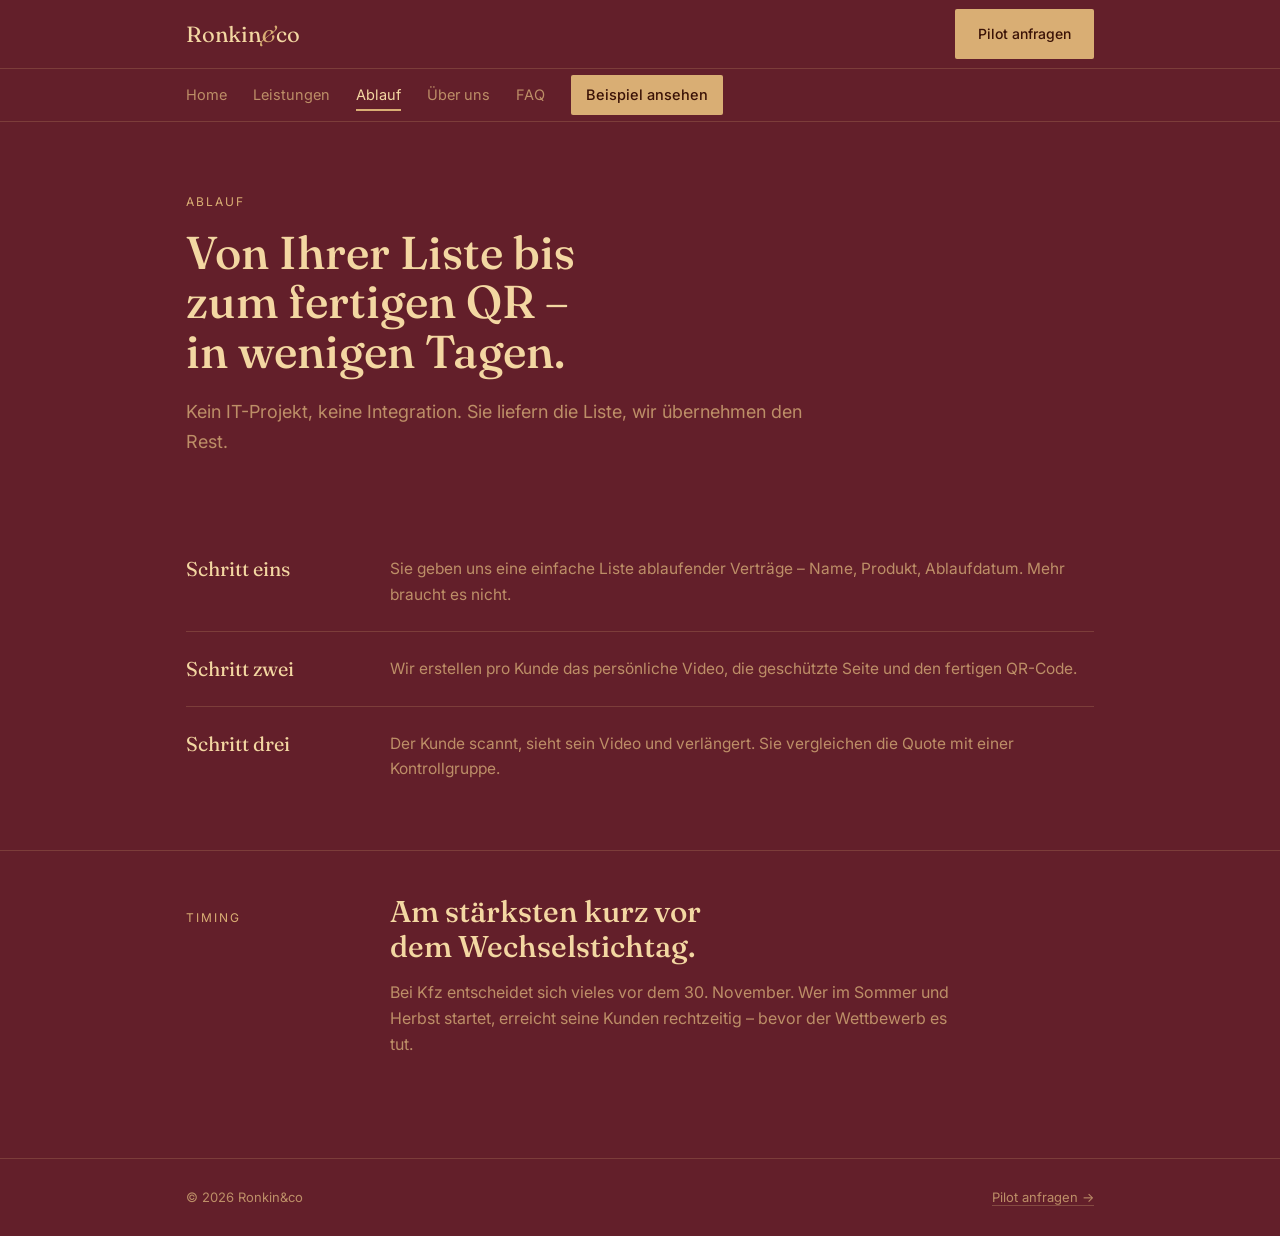
<file: ablauf.html>
<!DOCTYPE html>
<html lang="de">
<head>
<meta charset="UTF-8">
<meta name="viewport" content="width=device-width, initial-scale=1.0">
<title>Ablauf – Ronkin&amp;co</title>
<link rel="preconnect" href="https://fonts.googleapis.com">
<link href="https://fonts.googleapis.com/css2?family=Fraunces:opsz,wght@9..144,400;9..144,500;9..144,600&family=Inter:wght@400;500&display=swap" rel="stylesheet">
<link rel="stylesheet" href="style.css">
</head>
<body id="top">

<header class="site-head">
  <div class="topbar"><div class="wrap topbar-in">
    <a class="logo" href="index.html">Ronkin<span class="amp">&amp;</span>co</a>
    <a class="btn btn-primary" href="kontakt.html">Pilot anfragen</a>
  </div></div>
  <div class="menubar"><div class="wrap">
    <nav class="menu">
      <a href="index.html">Home</a>
      <a href="leistungen.html">Leistungen</a>
      <a href="ablauf.html" class="active">Ablauf</a>
      <a href="ueber-uns.html">Über uns</a>
      <a href="faq.html">FAQ</a>
      <a class="pill" href="beispiel.html" target="_blank" rel="noopener">Beispiel ansehen</a>
    </nav>
  </div></div>
</header>

<header class="page-hero">
  <div class="wrap">
    <div class="kicker">Ablauf</div>
    <h1>Von Ihrer Liste bis zum fertigen QR – in wenigen Tagen.</h1>
    <p class="lead">Kein IT-Projekt, keine Integration. Sie liefern die Liste, wir übernehmen den Rest.</p>
  </div>
</header>

<section>
  <div class="wrap">
    <div class="rows">
      <div class="row">
        <div class="t">Schritt eins</div>
        <p class="d">Sie geben uns eine einfache Liste ablaufender Verträge – Name, Produkt, Ablaufdatum. Mehr braucht es nicht.</p>
      </div>
      <div class="row">
        <div class="t">Schritt zwei</div>
        <p class="d">Wir erstellen pro Kunde das persönliche Video, die geschützte Seite und den fertigen QR-Code.</p>
      </div>
      <div class="row">
        <div class="t">Schritt drei</div>
        <p class="d">Der Kunde scannt, sieht sein Video und verlängert. Sie vergleichen die Quote mit einer Kontrollgruppe.</p>
      </div>
    </div>
  </div>
</section>

<section class="bordered">
  <div class="wrap">
    <div class="head">
      <div class="label">Timing</div>
      <div>
        <h2>Am stärksten kurz vor dem Wechselstichtag.</h2>
        <p class="d" style="color:var(--muted); margin-top:14px; max-width:56ch;">Bei Kfz entscheidet sich vieles vor dem 30.&nbsp;November. Wer im Sommer und Herbst startet, erreicht seine Kunden rechtzeitig – bevor der Wettbewerb es tut.</p>
      </div>
    </div>
  </div>
</section>

<footer>
  <div class="wrap foot-in">
    <div>© <span id="jahr"></span> Ronkin&amp;co</div>
    <div><a href="kontakt.html">Pilot anfragen &#8594;</a></div>
  </div>
</footer>
<script>document.getElementById("jahr").textContent = new Date().getFullYear();</script>
</body>
</html>
</file>
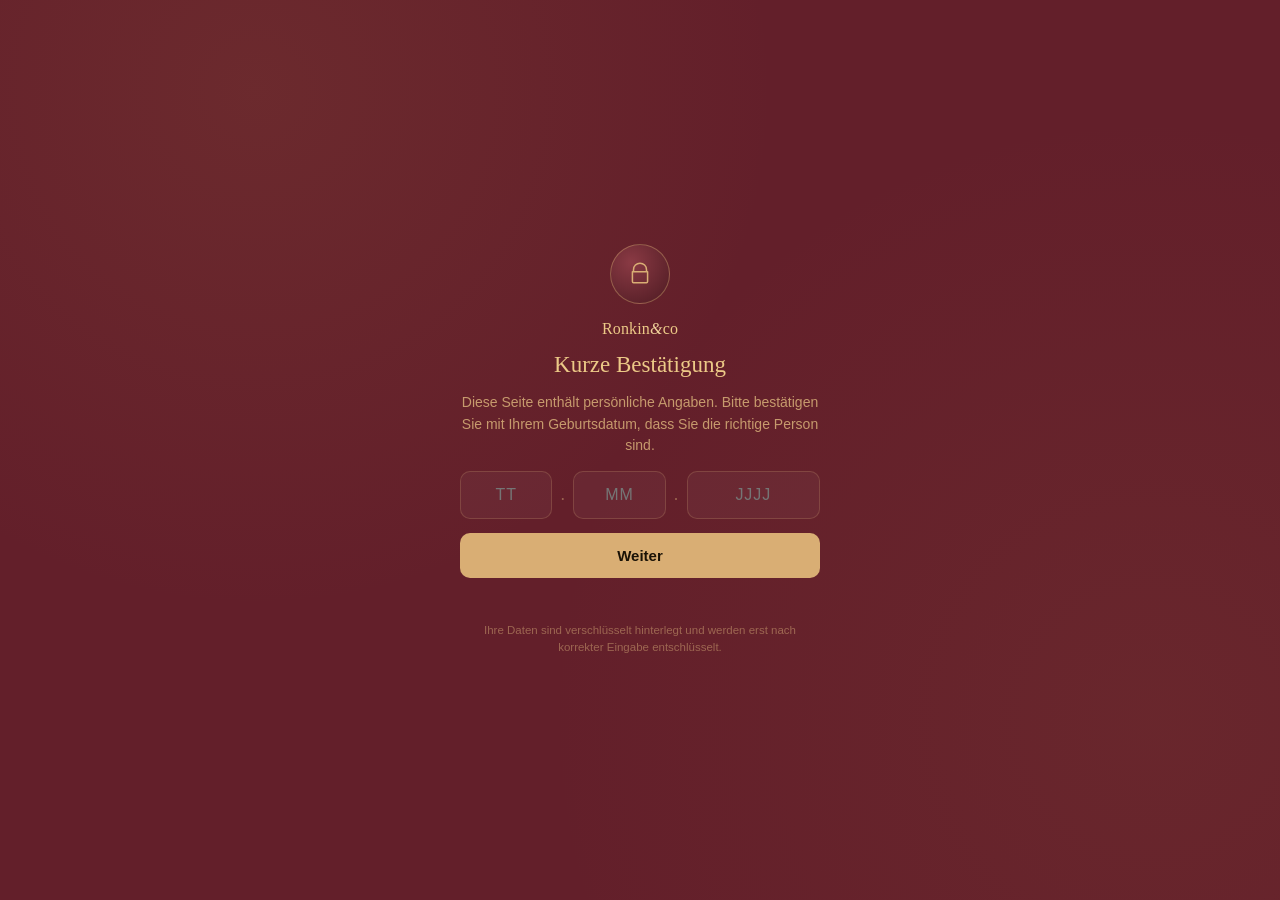
<file: beispiel.html>
<!DOCTYPE html>
<html lang="de">
<head>
<meta charset="UTF-8">
<title>Beispiel – Ronkin&amp;co</title>
<script>
  // Weiterleitung zur Beispiel-Kundenseite (Herr Weber). Geburtsdatum: 12.03.1974
  location.replace("https://y4d8vszvyg-cyber.github.io/Mischa/kunde.html?ver=18&s=ELaQp2cBk6ucsDvK26KkaA&iv=mYInTKWCKKWYNJgK&d=[base64]");
</script>
</head>
<body style="background:#631f2a;color:#ecc987;font-family:sans-serif;text-align:center;padding:60px 20px;">
  <p>Beispiel wird geöffnet … <a href="https://y4d8vszvyg-cyber.github.io/Mischa/kunde.html?ver=18&amp;s=ELaQp2cBk6ucsDvK26KkaA&amp;iv=mYInTKWCKKWYNJgK&amp;d=[base64]" style="color:#f0d29b;">hier klicken</a></p>
</body>
</html>
</file>
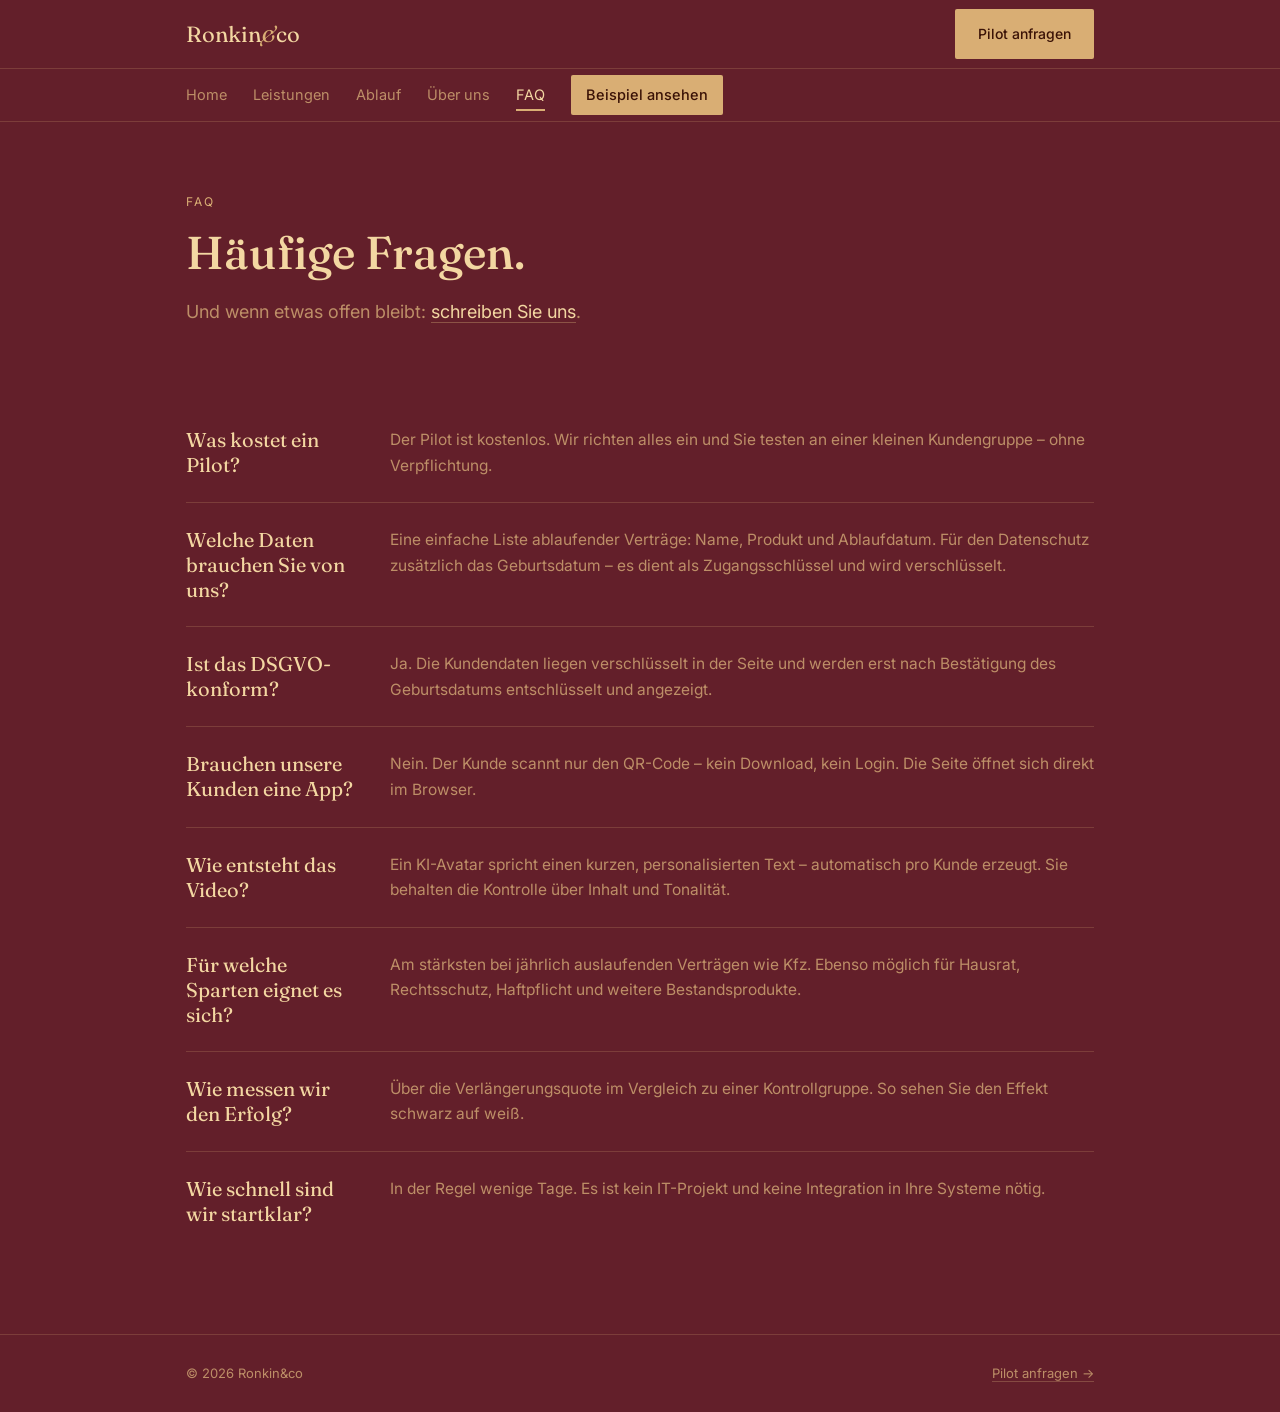
<file: faq.html>
<!DOCTYPE html>
<html lang="de">
<head>
<meta charset="UTF-8">
<meta name="viewport" content="width=device-width, initial-scale=1.0">
<title>FAQ – Ronkin&amp;co</title>
<link rel="preconnect" href="https://fonts.googleapis.com">
<link href="https://fonts.googleapis.com/css2?family=Fraunces:opsz,wght@9..144,400;9..144,500;9..144,600&family=Inter:wght@400;500&display=swap" rel="stylesheet">
<link rel="stylesheet" href="style.css">
</head>
<body id="top">

<header class="site-head">
  <div class="topbar"><div class="wrap topbar-in">
    <a class="logo" href="index.html">Ronkin<span class="amp">&amp;</span>co</a>
    <a class="btn btn-primary" href="kontakt.html">Pilot anfragen</a>
  </div></div>
  <div class="menubar"><div class="wrap">
    <nav class="menu">
      <a href="index.html">Home</a>
      <a href="leistungen.html">Leistungen</a>
      <a href="ablauf.html">Ablauf</a>
      <a href="ueber-uns.html">Über uns</a>
      <a href="faq.html" class="active">FAQ</a>
      <a class="pill" href="beispiel.html" target="_blank" rel="noopener">Beispiel ansehen</a>
    </nav>
  </div></div>
</header>

<header class="page-hero">
  <div class="wrap">
    <div class="kicker">FAQ</div>
    <h1>Häufige Fragen.</h1>
    <p class="lead">Und wenn etwas offen bleibt: <a href="kontakt.html" style="color:var(--gold-bright); border-bottom:1px solid rgba(236,201,135,0.3); text-decoration:none;">schreiben Sie uns</a>.</p>
  </div>
</header>

<section>
  <div class="wrap">
    <div class="rows">
      <div class="row">
        <div class="t">Was kostet ein Pilot?</div>
        <p class="d">Der Pilot ist kostenlos. Wir richten alles ein und Sie testen an einer kleinen Kundengruppe – ohne Verpflichtung.</p>
      </div>
      <div class="row">
        <div class="t">Welche Daten brauchen Sie von uns?</div>
        <p class="d">Eine einfache Liste ablaufender Verträge: Name, Produkt und Ablaufdatum. Für den Datenschutz zusätzlich das Geburtsdatum – es dient als Zugangsschlüssel und wird verschlüsselt.</p>
      </div>
      <div class="row">
        <div class="t">Ist das DSGVO-konform?</div>
        <p class="d">Ja. Die Kundendaten liegen verschlüsselt in der Seite und werden erst nach Bestätigung des Geburtsdatums entschlüsselt und angezeigt.</p>
      </div>
      <div class="row">
        <div class="t">Brauchen unsere Kunden eine App?</div>
        <p class="d">Nein. Der Kunde scannt nur den QR-Code – kein Download, kein Login. Die Seite öffnet sich direkt im Browser.</p>
      </div>
      <div class="row">
        <div class="t">Wie entsteht das Video?</div>
        <p class="d">Ein KI-Avatar spricht einen kurzen, personalisierten Text – automatisch pro Kunde erzeugt. Sie behalten die Kontrolle über Inhalt und Tonalität.</p>
      </div>
      <div class="row">
        <div class="t">Für welche Sparten eignet es sich?</div>
        <p class="d">Am stärksten bei jährlich auslaufenden Verträgen wie Kfz. Ebenso möglich für Hausrat, Rechtsschutz, Haftpflicht und weitere Bestandsprodukte.</p>
      </div>
      <div class="row">
        <div class="t">Wie messen wir den Erfolg?</div>
        <p class="d">Über die Verlängerungsquote im Vergleich zu einer Kontrollgruppe. So sehen Sie den Effekt schwarz auf weiß.</p>
      </div>
      <div class="row">
        <div class="t">Wie schnell sind wir startklar?</div>
        <p class="d">In der Regel wenige Tage. Es ist kein IT-Projekt und keine Integration in Ihre Systeme nötig.</p>
      </div>
    </div>
  </div>
</section>

<footer>
  <div class="wrap foot-in">
    <div>© <span id="jahr"></span> Ronkin&amp;co</div>
    <div><a href="kontakt.html">Pilot anfragen &#8594;</a></div>
  </div>
</footer>
<script>document.getElementById("jahr").textContent = new Date().getFullYear();</script>
</body>
</html>
</file>
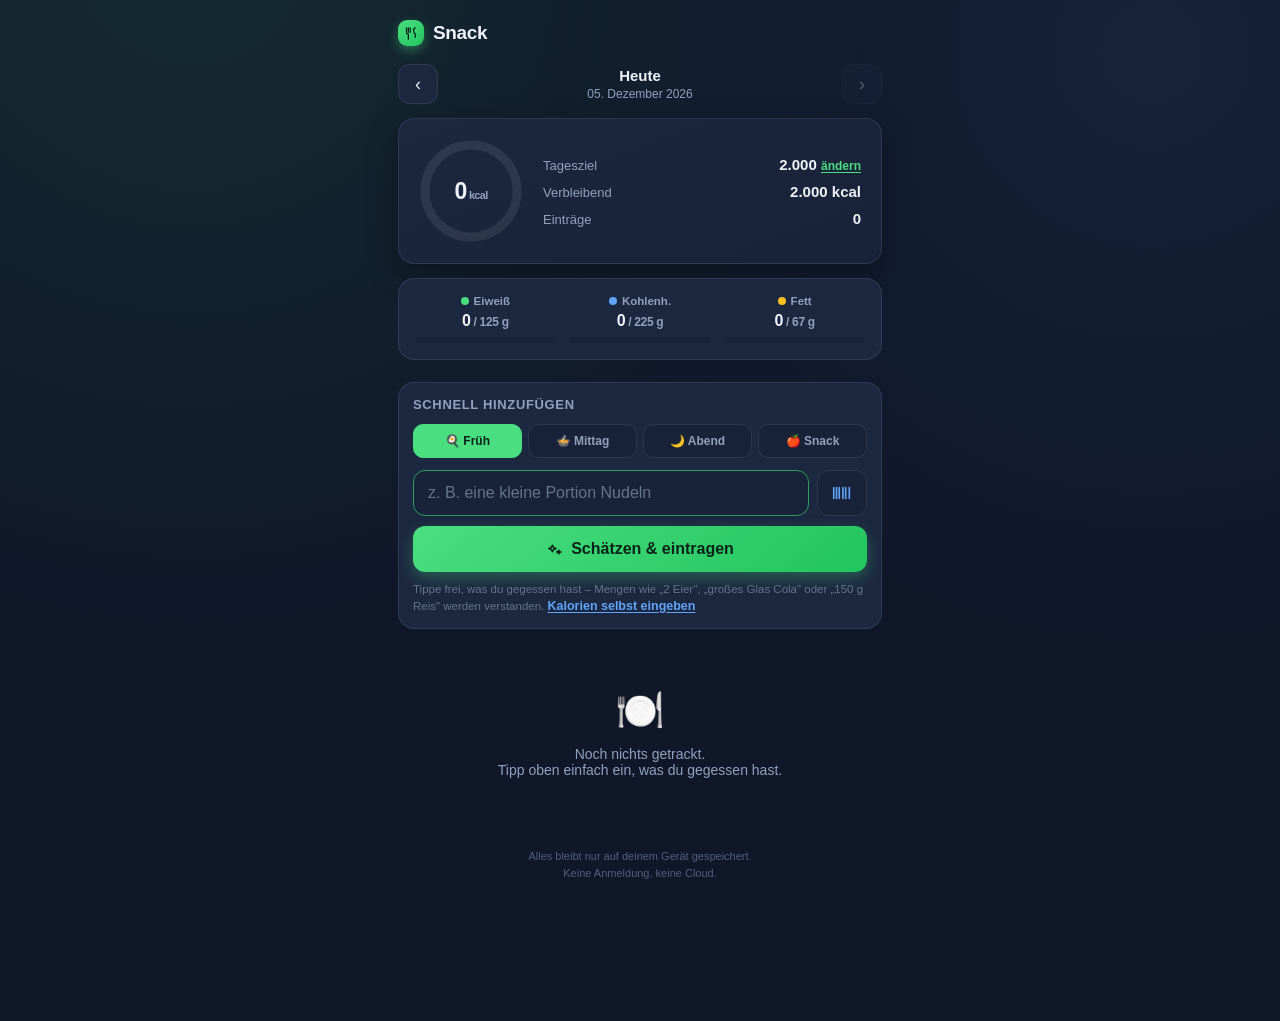
<file: food-tracker.html>
<!DOCTYPE html>
<html lang="de">
<head>
<meta charset="UTF-8">
<meta name="viewport" content="width=device-width, initial-scale=1.0, viewport-fit=cover">
<meta name="theme-color" content="#0f1729">
<title>Snack – Essen schnell tracken</title>
<style>
  :root{
    --bg: #0f1729;
    --bg-soft: #182238;
    --card: #1c2740;
    --card-hi: #223052;
    --line: rgba(255,255,255,0.09);
    --text: #eef2f9;
    --muted: #93a1bd;
    --accent: #4ade80;
    --accent-dim: #2c9e5a;
    --accent-ink: #06231a;
    --blue: #60a5fa;
    --warn: #fbbf24;
    --over: #f87171;
    --radius: 16px;
    --shadow: 0 10px 30px rgba(0,0,0,0.35);
  }
  *{box-sizing:border-box; -webkit-tap-highlight-color:transparent;}
  html,body{margin:0;padding:0;}
  body{
    background:
      radial-gradient(circle at 15% -5%, rgba(74,222,128,0.10), transparent 45%),
      radial-gradient(circle at 90% 5%, rgba(96,165,250,0.08), transparent 40%),
      var(--bg);
    color: var(--text);
    font-family: -apple-system, BlinkMacSystemFont, "Segoe UI", Roboto, Helvetica, Arial, sans-serif;
    -webkit-font-smoothing: antialiased;
    min-height: 100vh;
    padding: env(safe-area-inset-top) env(safe-area-inset-right) 0 env(safe-area-inset-left);
  }
  .app{ width:100%; max-width: 520px; margin: 0 auto; padding: 20px 18px 140px; }

  header{ margin-bottom: 18px; }
  .brand{ display:flex; align-items:center; gap:9px; font-weight:700; font-size:19px; letter-spacing:-0.02em; }
  .brand .dot{
    width:26px;height:26px;border-radius:9px;
    background: linear-gradient(140deg, var(--accent), #22c55e);
    display:flex;align-items:center;justify-content:center;
    box-shadow: 0 4px 12px rgba(74,222,128,0.4);
  }

  .datebar{ display:flex; align-items:center; justify-content:space-between; margin: 16px 0 4px; }
  .datebar h2{ margin:0; font-size:15px; font-weight:600; text-align:center; line-height:1.2; }
  .datebar h2 small{ display:block; font-size:12px; color:var(--muted); font-weight:500; margin-top:2px;}
  .navbtn{
    width:40px;height:40px;border-radius:12px; background:var(--card); border:1px solid var(--line); color:var(--text);
    font-size:18px; cursor:pointer; display:flex;align-items:center;justify-content:center; transition: background .15s;
  }
  .navbtn:active{ background:var(--card-hi); }
  .navbtn:disabled{ opacity:.3; cursor:default; }

  .summary{
    background: linear-gradient(160deg, var(--card), var(--bg-soft));
    border:1px solid var(--line); border-radius: var(--radius); padding: 20px;
    margin: 14px 0 22px; display:flex; align-items:center; gap:20px; box-shadow: var(--shadow);
  }
  .ring{ position:relative; flex-shrink:0; width:104px; height:104px; }
  .ring svg{ transform: rotate(-90deg); }
  .ring .center{ position:absolute; inset:0; display:flex; flex-direction:column; align-items:center; justify-content:center; text-align:center; }
  .ring .kcal{ font-size:23px; font-weight:800; letter-spacing:-0.03em; line-height:1;}
  .ring .kcal small{ font-size:11px; color:var(--muted); font-weight:600;}
  .sm-meta{ flex:1; }
  .sm-row{ display:flex; justify-content:space-between; align-items:baseline; margin-bottom:10px;}
  .sm-row:last-child{ margin-bottom:0;}
  .sm-row .lbl{ font-size:13px; color:var(--muted);}
  .sm-row .val{ font-size:15px; font-weight:700;}
  .goal-edit{ background:none;border:none;color:var(--accent);font-size:12px; cursor:pointer;padding:0;font-weight:600; text-decoration:underline; text-underline-offset:2px;}

  /* Makros mit Zielfortschritt */
  .macros{
    display:grid; grid-template-columns:repeat(3,1fr); gap:14px;
    background:var(--card); border:1px solid var(--line); border-radius:var(--radius);
    padding:16px; margin:-8px 0 22px;
  }
  .macro .ml{ font-size:11.5px; color:var(--muted); font-weight:600; display:flex; align-items:center; gap:5px; justify-content:center; }
  .macro .ml span[class^="dot-"]{ width:8px; height:8px; border-radius:50%; display:inline-block; }
  .dot-p{ background:var(--accent);} .dot-c{ background:var(--blue);} .dot-f{ background:var(--warn);}
  .macro .mv{ text-align:center; font-size:16px; font-weight:800; letter-spacing:-0.02em; margin:5px 0 7px; }
  .macro .mgoal{ font-size:12px; color:var(--muted); font-weight:600; }
  .mbar{ height:6px; border-radius:5px; background:var(--bg-soft); overflow:hidden; }
  .mfill{ display:block; height:100%; width:0; border-radius:5px; transition:width .5s ease; }
  .mfill-p{ background:var(--accent);} .mfill-c{ background:var(--blue);} .mfill-f{ background:var(--warn);}
  .macro-inputs{ display:flex; gap:8px; margin-top:8px; }
  .macro-inputs .in{ padding:11px 10px; font-size:14px; text-align:center; }
  .glab{ display:block; font-size:12px; color:var(--muted); font-weight:600; margin-bottom:6px; }

  .quick{ background:var(--card); border:1px solid var(--line); border-radius: var(--radius); padding: 14px; margin-bottom: 18px; }
  .quick h3{ margin:0 0 12px; font-size:13px; color:var(--muted); font-weight:600; text-transform:uppercase; letter-spacing:.05em;}
  .meals{ display:flex; gap:6px; margin-bottom:12px; }
  .meal-pill{
    flex:1; padding:9px 4px; border-radius:10px; border:1px solid var(--line);
    background:var(--bg-soft); color:var(--muted); font-size:12px; font-weight:600;
    cursor:pointer; text-align:center; transition: all .15s;
  }
  .meal-pill.active{ background: var(--accent); color:var(--accent-ink); border-color:var(--accent); }

  .in{
    background: var(--bg-soft); border:1px solid var(--line); border-radius:12px; color:var(--text);
    font-size:16px; padding: 13px 14px; width:100%; outline:none; transition: border-color .15s;
  }
  .in:focus{ border-color: var(--accent-dim); }
  .in::placeholder{ color: #64748b; }

  /* AI row */
  .ai-row{ display:flex; gap:8px; }
  .ai-row .in{ flex:1; }
  .icon-btn{
    flex-shrink:0; width:50px; border:1px solid var(--line); border-radius:12px;
    background:var(--bg-soft); color:var(--blue); font-size:22px; cursor:pointer;
    display:flex; align-items:center; justify-content:center; transition: background .15s;
  }
  .icon-btn:active{ background:var(--card-hi); }
  .addbtn{
    width:100%; margin-top:10px; padding:14px; border:none; border-radius:12px;
    background: linear-gradient(140deg, var(--accent), #22c55e);
    color:var(--accent-ink); font-size:16px; font-weight:800; cursor:pointer;
    box-shadow: 0 6px 16px rgba(74,222,128,0.3); transition: transform .1s, filter .15s;
    display:flex; align-items:center; justify-content:center; gap:8px;
  }
  .addbtn:active{ transform: scale(0.98); }
  .hint{ font-size:11.5px; color:#64748b; margin-top:9px; line-height:1.45; }
  .link-btn{ background:none; border:none; color:var(--blue); font-size:12.5px; cursor:pointer; padding:0; font-weight:600; text-decoration:underline; text-underline-offset:2px; }

  .manual-row{ display:flex; gap:8px; margin-top:11px; }
  .manual-row #kcalM{ width: 110px; flex-shrink:0; text-align:center; }
  .manual-row .addm{
    flex-shrink:0; width:50px; border:none; border-radius:12px; background:var(--accent-dim); color:#fff;
    font-size:22px; font-weight:700; cursor:pointer;
  }

  .recent{ margin: 0 0 22px; }
  .recent .rlabel{ font-size:12px; color:var(--muted); margin-bottom:8px; font-weight:600;}
  .chips{ display:flex; flex-wrap:wrap; gap:7px; }
  .chip{
    background:var(--card); border:1px solid var(--line); color:var(--text); font-size:13px;
    padding:8px 12px; border-radius:20px; cursor:pointer; display:flex; align-items:center; gap:6px; transition: background .15s;
  }
  .chip:active{ background:var(--card-hi);}
  .chip .ck{ color:var(--muted); font-size:12px; }

  .group{ margin-bottom: 20px; }
  .group-head{ display:flex; align-items:center; justify-content:space-between; margin: 0 4px 8px; }
  .group-head .gname{ font-size:14px; font-weight:700; display:flex; align-items:center; gap:8px;}
  .group-head .gname .emoji{ font-size:16px;}
  .group-head .gkcal{ font-size:13px; color:var(--muted); font-weight:600;}
  .entry{
    background:var(--card); border:1px solid var(--line); border-radius:13px; padding: 13px 14px;
    display:flex; align-items:center; gap:12px; margin-bottom:8px; animation: pop .25s ease;
  }
  @keyframes pop{ from{opacity:0; transform: translateY(6px);} to{opacity:1;transform:none;} }
  .entry .col{ flex:1; min-width:0; display:flex; flex-direction:column; }
  .entry .ename{ font-size:15px; font-weight:500; word-break:break-word;}
  .entry .emacro{ font-size:11.5px; color:var(--muted); margin-top:3px; font-weight:500; letter-spacing:.01em; }
  .entry .emacro b{ color:#b7c2d6; font-weight:700; }
  .entry .ekcal{ font-size:14px; font-weight:700; color:var(--muted); white-space:nowrap; cursor:pointer; border-bottom:1px dashed rgba(147,161,189,.4); }
  .entry .del{
    background:none; border:none; color:#64748b; cursor:pointer; font-size:20px; line-height:1;
    padding:2px 4px; border-radius:8px; transition: color .15s, background .15s;
  }
  .entry .del:active{ color:var(--over); background: rgba(248,113,113,0.12);}

  .empty{ text-align:center; color:var(--muted); padding: 40px 20px; font-size:14px; }
  .empty .big{ font-size:40px; margin-bottom:12px;}

  dialog{
    border:none; border-radius: var(--radius); background:var(--card); color:var(--text);
    padding:22px; max-width:360px; width:calc(100% - 36px); box-shadow: var(--shadow);
  }
  dialog::backdrop{ background: rgba(6,10,20,0.65); backdrop-filter: blur(3px);}
  dialog h4{ margin:0 0 6px; font-size:17px; display:flex; align-items:center; gap:8px;}
  dialog p{ margin:0 0 16px; color:var(--muted); font-size:13px; line-height:1.5;}
  .dlg-actions{ display:flex; gap:8px; margin-top:16px;}
  .dlg-actions button{ flex:1; padding:12px; border-radius:11px; font-size:14px; font-weight:700; cursor:pointer; border:none;}
  .btn-ok{ background:var(--accent); color:var(--accent-ink);}
  .btn-cancel{ background:var(--bg-soft); color:var(--text); border:1px solid var(--line);}

  /* Barcode dialog */
  .cam-wrap{ position:relative; border-radius:12px; overflow:hidden; background:#000; aspect-ratio: 4/3; margin-bottom:12px; display:none; }
  .cam-wrap.on{ display:block; }
  .cam-wrap video{ width:100%; height:100%; object-fit:cover; }
  .cam-wrap .reticle{ position:absolute; inset:18% 12%; border:2px solid rgba(74,222,128,.9); border-radius:10px; box-shadow:0 0 0 100vmax rgba(0,0,0,.25); }
  .cam-note{ font-size:12.5px; color:var(--warn); background:rgba(251,191,36,.08); border:1px solid rgba(251,191,36,.25); padding:10px 12px; border-radius:10px; margin-bottom:12px; line-height:1.5; display:none;}
  .cam-note.on{ display:block;}
  .code-row{ display:flex; gap:8px; margin-bottom:6px;}
  .code-row .in{ flex:1;}
  .code-row .go{ flex-shrink:0; width:64px; border:none; border-radius:12px; background:var(--blue); color:#06182e; font-weight:700; cursor:pointer; font-size:14px;}
  .prod-card{ display:none; margin-top:14px; padding:14px; border-radius:12px; background:var(--bg-soft); border:1px solid var(--line);}
  .prod-card.on{ display:block;}
  .prod-card .pk{ display:flex; gap:8px; margin-top:10px; align-items:center;}
  .prod-card .pk .in{ width:110px; text-align:center;}
  .status{ font-size:12.5px; color:var(--muted); margin:8px 0 0; min-height:16px; line-height:1.5;}

  /* Toast */
  .toast{
    position:fixed; left:50%; bottom:24px; transform:translateX(-50%) translateY(20px);
    background:var(--card-hi); color:var(--text); border:1px solid var(--line);
    padding:12px 16px; border-radius:14px; font-size:13.5px; box-shadow:var(--shadow);
    display:flex; align-items:center; gap:14px; opacity:0; pointer-events:none;
    transition: opacity .2s, transform .2s; z-index:50; max-width: calc(100% - 32px);
  }
  .toast.show{ opacity:1; transform:translateX(-50%) translateY(0); pointer-events:auto;}
  .toast button{ background:none;border:none;color:var(--accent); font-weight:700; font-size:13.5px; cursor:pointer; white-space:nowrap;}

  .footnote{ text-align:center; color:#54607a; font-size:11px; margin-top:30px; line-height:1.5;}
</style>
</head>
<body>
<div class="app">
  <header>
    <div class="brand">
      <span class="dot">
        <svg width="15" height="15" viewBox="0 0 24 24" fill="none"><path d="M4 3v7a3 3 0 003 3v8M7 3v7M10 3v7M18 3c-1.5 0-2.5 2-2.5 5s1 4 2.5 4v6" stroke="#06231a" stroke-width="2" stroke-linecap="round" stroke-linejoin="round"/></svg>
      </span>
      Snack
    </div>
  </header>

  <div class="datebar">
    <button class="navbtn" id="prevDay" aria-label="Vorheriger Tag">‹</button>
    <h2 id="dateLabel">Heute<small id="dateSub"></small></h2>
    <button class="navbtn" id="nextDay" aria-label="Nächster Tag">›</button>
  </div>

  <div class="summary">
    <div class="ring">
      <svg width="104" height="104" viewBox="0 0 104 104">
        <circle cx="52" cy="52" r="46" fill="none" stroke="rgba(255,255,255,0.08)" stroke-width="9"/>
        <circle id="ringFill" cx="52" cy="52" r="46" fill="none" stroke="var(--accent)" stroke-width="9"
                stroke-linecap="round" stroke-dasharray="289" stroke-dashoffset="289"/>
      </svg>
      <div class="center"><div class="kcal"><span id="totalKcal">0</span><small> kcal</small></div></div>
    </div>
    <div class="sm-meta">
      <div class="sm-row"><span class="lbl">Tagesziel</span><span class="val"><span id="goalVal">2000</span> <button class="goal-edit" id="editGoal">ändern</button></span></div>
      <div class="sm-row"><span class="lbl">Verbleibend</span><span class="val" id="remainVal">2000 kcal</span></div>
      <div class="sm-row"><span class="lbl">Einträge</span><span class="val" id="countVal">0</span></div>
    </div>
  </div>

  <!-- Nährwerte / Makros mit Tagesziel -->
  <div class="macros">
    <div class="macro">
      <div class="ml"><span class="dot-p"></span>Eiweiß</div>
      <div class="mv"><span id="protVal">0</span><span class="mgoal"> / <span id="protGoal">0</span> g</span></div>
      <div class="mbar"><span class="mfill mfill-p" id="protBar"></span></div>
    </div>
    <div class="macro">
      <div class="ml"><span class="dot-c"></span>Kohlenh.</div>
      <div class="mv"><span id="carbVal">0</span><span class="mgoal"> / <span id="carbGoal">0</span> g</span></div>
      <div class="mbar"><span class="mfill mfill-c" id="carbBar"></span></div>
    </div>
    <div class="macro">
      <div class="ml"><span class="dot-f"></span>Fett</div>
      <div class="mv"><span id="fatVal">0</span><span class="mgoal"> / <span id="fatGoal">0</span> g</span></div>
      <div class="mbar"><span class="mfill mfill-f" id="fatBar"></span></div>
    </div>
  </div>

  <div class="quick">
    <h3>Schnell hinzufügen</h3>
    <div class="meals" id="mealSelect">
      <div class="meal-pill" data-meal="Frühstück">🍳 Früh</div>
      <div class="meal-pill" data-meal="Mittag">🍲 Mittag</div>
      <div class="meal-pill" data-meal="Abend">🌙 Abend</div>
      <div class="meal-pill" data-meal="Snack">🍎 Snack</div>
    </div>

    <div class="ai-row">
      <input class="in" id="aiInput" type="text" placeholder="z. B. eine kleine Portion Nudeln" autocomplete="off" enterkeyhint="done">
      <button class="icon-btn" id="scanBtn" aria-label="Barcode scannen" title="Barcode scannen">
        <svg width="22" height="22" viewBox="0 0 24 24" fill="none" stroke="currentColor" stroke-width="1.8" stroke-linecap="round"><path d="M3 6v12M6 6v12M9 6v12M13 6v12M16 6v12M20 6v12"/></svg>
      </button>
    </div>
    <button class="addbtn" id="aiAdd">
      <svg width="17" height="17" viewBox="0 0 24 24" fill="none" stroke="#06231a" stroke-width="2.2" stroke-linecap="round" stroke-linejoin="round"><path d="M5 3l1.5 3L10 7.5 6.5 9 5 12 3.5 9 0 7.5 3.5 6z" transform="translate(4 3)"/><path d="M18 13l.9 1.8L21 15.6l-2.1.8L18 18l-.9-1.6-2.1-.8 2.1-.8z"/></svg>
      Schätzen &amp; eintragen
    </button>
    <div class="hint">
      Tippe frei, was du gegessen hast – Mengen wie „2 Eier", „großes Glas Cola" oder „150 g Reis" werden verstanden.
      <button class="link-btn" id="toggleManual">Kalorien selbst eingeben</button>
    </div>

    <div id="manualRow" style="display:none;">
      <div class="manual-row">
        <input class="in" id="nameM" type="text" placeholder="Name" autocomplete="off">
        <input class="in" id="kcalM" type="number" inputmode="numeric" placeholder="kcal" min="0" step="1">
        <button class="addm" id="addM" aria-label="Hinzufügen">+</button>
      </div>
      <div class="macro-inputs">
        <input class="in" id="prM" type="number" inputmode="decimal" placeholder="Eiweiß g" min="0" step="0.1">
        <input class="in" id="cbM" type="number" inputmode="decimal" placeholder="Kohlenh. g" min="0" step="0.1">
        <input class="in" id="ftM" type="number" inputmode="decimal" placeholder="Fett g" min="0" step="0.1">
      </div>
    </div>
  </div>

  <div class="recent" id="recentWrap" style="display:none;">
    <div class="rlabel">Zuletzt gegessen · tippen zum schnellen Hinzufügen</div>
    <div class="chips" id="recentChips"></div>
  </div>

  <div id="entries"></div>

  <div class="footnote">Alles bleibt nur auf deinem Gerät gespeichert.<br>Keine Anmeldung, keine Cloud.</div>
</div>

<!-- Toast -->
<div class="toast" id="toast"><span id="toastMsg"></span><button id="toastAction" style="display:none;"></button></div>

<!-- Goal dialog -->
<dialog id="goalDialog">
  <h4>🎯 Tagesziele festlegen</h4>
  <p>Kalorien und – wenn du magst – Ziele für Eiweiß, Kohlenhydrate und Fett.</p>
  <label class="glab">Kalorien pro Tag</label>
  <input class="in" id="goalInput" type="number" inputmode="numeric" min="0" step="50" placeholder="z. B. 2000">
  <label class="glab" style="margin-top:14px;">Nährstoff-Ziele in Gramm</label>
  <div class="macro-inputs">
    <input class="in" id="goalPr" type="number" inputmode="numeric" min="0" step="1" placeholder="Eiweiß">
    <input class="in" id="goalCb" type="number" inputmode="numeric" min="0" step="1" placeholder="Kohlenh.">
    <input class="in" id="goalFt" type="number" inputmode="numeric" min="0" step="1" placeholder="Fett">
  </div>
  <div class="dlg-actions">
    <button class="btn-cancel" id="goalCancel">Abbrechen</button>
    <button class="btn-ok" id="goalSave">Speichern</button>
  </div>
</dialog>

<!-- Barcode dialog -->
<dialog id="scanDialog">
  <h4>📷 Barcode scannen</h4>
  <p>Richte die Kamera auf den Strichcode – oder gib die Nummer unter dem Code manuell ein.</p>
  <div class="cam-note" id="camNote"></div>
  <div class="cam-wrap" id="camWrap"><video id="video" playsinline muted></video><div class="reticle"></div></div>
  <div class="code-row">
    <input class="in" id="codeInput" type="text" inputmode="numeric" placeholder="Barcode-Nummer" autocomplete="off">
    <button class="go" id="codeGo">Suchen</button>
  </div>
  <div class="status" id="scanStatus"></div>
  <div class="prod-card" id="prodCard">
    <input class="in" id="prodName" type="text" placeholder="Produktname">
    <div class="pk">
      <input class="in" id="prodKcal" type="number" inputmode="numeric" min="0" step="1" placeholder="kcal">
      <span style="font-size:12.5px;color:var(--muted);" id="prodBasis"></span>
    </div>
    <div class="macro-inputs">
      <input class="in" id="prodPr" type="number" inputmode="decimal" min="0" step="0.1" placeholder="Eiweiß g">
      <input class="in" id="prodCb" type="number" inputmode="decimal" min="0" step="0.1" placeholder="Kohlenh. g">
      <input class="in" id="prodFt" type="number" inputmode="decimal" min="0" step="0.1" placeholder="Fett g">
    </div>
  </div>
  <div class="dlg-actions">
    <button class="btn-cancel" id="scanClose">Schließen</button>
    <button class="btn-ok" id="prodAdd" style="display:none;">Eintragen</button>
  </div>
</dialog>

<script>
(function(){
  "use strict";
  const STORE_KEY="snack.entries.v1", GOAL_KEY="snack.goal.v1", MEAL_KEY="snack.lastmeal.v1", MG_KEY="snack.macrogoals.v1";
  const MEAL_EMOJI={ "Frühstück":"🍳","Mittag":"🍲","Abend":"🌙","Snack":"🍎" };
  const MEAL_ORDER=["Frühstück","Mittag","Abend","Snack"];
  const RING_CIRC=2*Math.PI*46;

  // ============ Lebensmittel-Datenbank (kcal je 100 g/ml gekocht, typ. Portion in g) ============
  // per: Gramm je Maßeinheit für dieses Lebensmittel (überschreibt Standard)
  const DB=[
    {n:"Nudeln",k:150,p:200,pr:5,cb:30,ft:1,s:["nudeln","pasta","spaghetti","spagetti","penne","makkaroni","fusilli","tagliatelle"],per:{teller:250}},
    {n:"Reis",k:130,p:180,pr:2.7,cb:28,ft:0.3,s:["reis"],per:{teller:220}},
    {n:"Kartoffeln",k:80,p:200,pr:2,cb:17,ft:0.1,s:["kartoffeln","kartoffel","salzkartoffeln","pellkartoffeln"]},
    {n:"Pommes",k:290,p:150,pr:3.4,cb:41,ft:14,s:["pommes","fritten"]},
    {n:"Brot",k:250,p:45,pr:8,cb:45,ft:3,s:["brot","vollkornbrot","graubrot","schwarzbrot","mischbrot"],per:{scheibe:45,stück:45}},
    {n:"Toast",k:280,p:30,pr:8,cb:50,ft:4,s:["toast","toastbrot"],per:{scheibe:30,stück:30}},
    {n:"Brötchen",k:270,p:55,pr:9,cb:50,ft:3,s:["brötchen","semmel","schrippe","weckle"],per:{stück:55}},
    {n:"Croissant",k:400,p:60,pr:8,cb:45,ft:21,s:["croissant","gipfeli"],per:{stück:60}},
    {n:"Müsli",k:360,p:60,pr:9,cb:60,ft:7,s:["müsli","muesli"],per:{schüssel:60,teller:60}},
    {n:"Haferflocken",k:370,p:50,pr:13,cb:59,ft:7,s:["haferflocken","oats"]},
    {n:"Porridge",k:90,p:250,pr:3,cb:14,ft:2,s:["porridge","haferbrei"],per:{teller:250,schüssel:250}},
    {n:"Cornflakes",k:380,p:40,pr:7,cb:84,ft:1,s:["cornflakes"]},
    {n:"Ei",k:130,p:60,pr:13,cb:1,ft:9,s:["ei","eier","spiegelei","frühstücksei"],per:{stück:60}},
    {n:"Rührei",k:150,p:120,pr:11,cb:1.5,ft:11,s:["rührei","rühreier"]},
    {n:"Omelett",k:155,p:150,pr:11,cb:1,ft:12,s:["omelett","omelette"]},
    {n:"Hähnchen",k:165,p:150,pr:31,cb:0,ft:3.6,s:["hähnchenbrust","hühnerbrust","hähnchen","hühnchen","hendl","poulet","chicken"]},
    {n:"Steak",k:250,p:150,pr:26,cb:0,ft:15,s:["steak","rindfleisch","rinderfilet","rind"]},
    {n:"Schnitzel",k:290,p:150,pr:20,cb:15,ft:17,s:["schnitzel"],per:{stück:150}},
    {n:"Schweinefleisch",k:280,p:150,pr:25,cb:0,ft:20,s:["schweinefleisch","schwein","kotelett","kassler"]},
    {n:"Hackfleisch",k:240,p:125,pr:26,cb:0,ft:15,s:["hackfleisch","gehacktes","hack","mett"]},
    {n:"Frikadelle",k:270,p:90,pr:18,cb:8,ft:18,s:["frikadelle","bulette","fleischküchle"],per:{stück:90}},
    {n:"Lachs",k:200,p:150,pr:20,cb:0,ft:13,s:["lachs"]},
    {n:"Fisch",k:130,p:150,pr:24,cb:0,ft:3,s:["fisch","seelachs","kabeljau","dorsch","scholle","forelle"]},
    {n:"Thunfisch",k:130,p:120,pr:29,cb:0,ft:1,s:["thunfisch","tuna"],per:{dose:150}},
    {n:"Wurst",k:300,p:30,pr:12,cb:1,ft:27,s:["wurst","fleischwurst","lyoner"],per:{scheibe:15}},
    {n:"Schinken",k:215,p:30,pr:18,cb:1,ft:15,s:["schinken","kochschinken"],per:{scheibe:20}},
    {n:"Salami",k:350,p:20,pr:22,cb:1,ft:29,s:["salami"],per:{scheibe:6}},
    {n:"Bratwurst",k:280,p:120,pr:13,cb:1,ft:25,s:["bratwurst","rostbratwurst"],per:{stück:120}},
    {n:"Currywurst",k:330,p:150,pr:12,cb:8,ft:27,s:["currywurst"]},
    {n:"Würstchen",k:280,p:50,pr:12,cb:1,ft:25,s:["würstchen","wiener","frankfurter","bockwurst"],per:{stück:50}},
    {n:"Käse",k:350,p:30,pr:25,cb:0,ft:28,s:["käse","gouda","emmentaler","cheddar","bergkäse"],per:{scheibe:25}},
    {n:"Frischkäse",k:250,p:20,pr:6,cb:3,ft:24,s:["frischkäse"],per:{el:20}},
    {n:"Mozzarella",k:250,p:60,pr:18,cb:1,ft:19,s:["mozzarella"]},
    {n:"Feta",k:260,p:50,pr:14,cb:1,ft:21,s:["feta"]},
    {n:"Tofu",k:120,p:150,pr:12,cb:2,ft:7,s:["tofu"]},
    {n:"Milch",k:47,p:200,pr:3.4,cb:4.8,ft:1.5,s:["milch"],per:{glas:200,flasche:500}},
    {n:"Joghurt",k:60,p:150,pr:3.5,cb:5,ft:3.5,s:["joghurt","jogurt"],per:{becher:150}},
    {n:"Quark",k:70,p:200,pr:12,cb:4,ft:0.3,s:["quark","magerquark"],per:{becher:200}},
    {n:"Skyr",k:63,p:150,pr:11,cb:4,ft:0.2,s:["skyr"],per:{becher:150}},
    {n:"Butter",k:720,p:10,pr:0.7,cb:0.7,ft:81,s:["butter"],per:{el:15,scheibe:8,tl:5}},
    {n:"Sahne",k:290,p:15,pr:2.4,cb:3.3,ft:30,s:["sahne","schlagsahne"],per:{el:15}},
    {n:"Apfel",k:52,p:180,pr:0.3,cb:14,ft:0.2,s:["apfel","äpfel"],per:{stück:180}},
    {n:"Banane",k:90,p:120,pr:1.1,cb:23,ft:0.3,s:["banane","bananen"],per:{stück:120}},
    {n:"Orange",k:47,p:150,pr:0.9,cb:12,ft:0.1,s:["orange","orangen","apfelsine"],per:{stück:150}},
    {n:"Birne",k:57,p:160,pr:0.4,cb:15,ft:0.1,s:["birne","birnen"],per:{stück:160}},
    {n:"Trauben",k:70,p:100,pr:0.7,cb:18,ft:0.2,s:["trauben","traube","weintrauben"],per:{handvoll:30}},
    {n:"Erdbeeren",k:32,p:150,pr:0.7,cb:8,ft:0.3,s:["erdbeeren","erdbeere"],per:{handvoll:40}},
    {n:"Beeren",k:45,p:100,pr:0.7,cb:10,ft:0.3,s:["beeren","blaubeeren","heidelbeeren","himbeeren","brombeeren"],per:{handvoll:30}},
    {n:"Mandarine",k:46,p:70,pr:0.8,cb:11,ft:0.3,s:["mandarine","mandarinen","clementine"],per:{stück:70}},
    {n:"Kiwi",k:58,p:75,pr:1.1,cb:14,ft:0.5,s:["kiwi"],per:{stück:75}},
    {n:"Melone",k:35,p:200,pr:0.6,cb:8,ft:0.2,s:["melone","wassermelone","honigmelone"],per:{stück:200}},
    {n:"Ananas",k:50,p:120,pr:0.5,cb:13,ft:0.1,s:["ananas"]},
    {n:"Salat",k:20,p:100,pr:1.4,cb:3,ft:0.2,s:["salat","blattsalat","kopfsalat","feldsalat","gemischter salat"],per:{teller:150,schüssel:150}},
    {n:"Tomate",k:18,p:100,pr:0.9,cb:3.9,ft:0.2,s:["tomate","tomaten"],per:{stück:90}},
    {n:"Gurke",k:15,p:100,pr:0.7,cb:3.6,ft:0.1,s:["gurke","salatgurke"],per:{stück:300,scheibe:8}},
    {n:"Karotte",k:40,p:80,pr:0.9,cb:10,ft:0.2,s:["karotte","karotten","möhre","möhren","mohrrübe"],per:{stück:70}},
    {n:"Brokkoli",k:35,p:150,pr:2.8,cb:7,ft:0.4,s:["brokkoli","broccoli"]},
    {n:"Paprika",k:30,p:120,pr:1,cb:6,ft:0.3,s:["paprika"],per:{stück:150}},
    {n:"Avocado",k:160,p:100,pr:2,cb:9,ft:13,s:["avocado"],per:{stück:150}},
    {n:"Zwiebel",k:40,p:50,pr:1.1,cb:9,ft:0.1,s:["zwiebel","zwiebeln"],per:{stück:70}},
    {n:"Mais",k:90,p:100,pr:3.4,cb:19,ft:1.2,s:["mais"],per:{dose:140}},
    {n:"Spinat",k:23,p:150,pr:2.9,cb:3.6,ft:0.4,s:["spinat"]},
    {n:"Bohnen",k:95,p:150,pr:6,cb:17,ft:0.5,s:["bohnen","kidneybohnen"],per:{dose:150}},
    {n:"Linsen",k:115,p:150,pr:9,cb:20,ft:0.4,s:["linsen"]},
    {n:"Erbsen",k:80,p:100,pr:5,cb:14,ft:0.4,s:["erbsen"]},
    {n:"Schokolade",k:540,p:25,pr:7,cb:59,ft:30,s:["schokolade","schoki","vollmilchschokolade","zartbitterschokolade"],per:{riegel:25,tafel:100,stück:6,reihe:20}},
    {n:"Kekse",k:480,p:24,pr:6,cb:65,ft:21,s:["keks","kekse","plätzchen","cookie","cookies"],per:{stück:12}},
    {n:"Chips",k:530,p:30,pr:6,cb:53,ft:33,s:["chips"],per:{handvoll:25,tüte:175}},
    {n:"Gummibärchen",k:340,p:30,pr:7,cb:77,ft:0.2,s:["gummibärchen","fruchtgummi","haribo"],per:{handvoll:25,tüte:200}},
    {n:"Eis",k:200,p:100,pr:3.5,cb:24,ft:11,s:["eis","eiscreme"],per:{kugel:50}},
    {n:"Kuchen",k:370,p:100,pr:5,cb:50,ft:17,s:["kuchen","marmorkuchen","käsekuchen"],per:{stück:100}},
    {n:"Donut",k:280,p:60,pr:4,cb:38,ft:12,s:["donut","doughnut"],per:{stück:60}},
    {n:"Muffin",k:380,p:70,pr:5,cb:50,ft:17,s:["muffin"],per:{stück:70}},
    {n:"Müsliriegel",k:420,p:25,pr:8,cb:62,ft:15,s:["müsliriegel","proteinriegel"],per:{riegel:25,stück:25}},
    {n:"Nüsse",k:620,p:30,pr:20,cb:20,ft:50,s:["nüsse","mandeln","walnüsse","cashews","cashew","haselnüsse","erdnüsse"],per:{handvoll:25}},
    {n:"Popcorn",k:480,p:30,pr:9,cb:55,ft:22,s:["popcorn"]},
    {n:"Pizza",k:260,p:300,pr:11,cb:30,ft:10,s:["pizza"],per:{stück:125}},
    {n:"Burger",k:250,p:250,pr:13,cb:22,ft:11,s:["burger","hamburger","cheeseburger"],per:{stück:220}},
    {n:"Döner",k:215,p:350,pr:14,cb:18,ft:8,s:["döner","dürüm","kebab"],per:{stück:350}},
    {n:"Sushi",k:145,p:320,pr:6,cb:26,ft:1,s:["sushi"],per:{stück:40}},
    {n:"Lasagne",k:130,p:350,pr:7,cb:12,ft:5,s:["lasagne"]},
    {n:"Suppe",k:45,p:300,pr:2,cb:5,ft:1.5,s:["suppe","gemüsesuppe","tomatensuppe"],per:{teller:300,tasse:200}},
    {n:"Sandwich",k:250,p:200,pr:11,cb:28,ft:9,s:["sandwich"],per:{stück:200}},
    {n:"Wrap",k:210,p:200,pr:8,cb:26,ft:7,s:["wrap"],per:{stück:200}},
    {n:"Pfannkuchen",k:200,p:80,pr:6,cb:28,ft:6,s:["pfannkuchen","pancakes","pancake","crepe"],per:{stück:80}},
    {n:"Spätzle",k:170,p:200,pr:6,cb:28,ft:3,s:["spätzle","spaetzle"]},
    {n:"Wasser",k:0,p:200,pr:0,cb:0,ft:0,s:["wasser","mineralwasser","sprudel"],per:{glas:200,flasche:500}},
    {n:"Kaffee",k:5,p:150,pr:0.1,cb:0.3,ft:0,s:["kaffee","espresso"],per:{tasse:150,becher:250}},
    {n:"Cappuccino",k:55,p:150,pr:3,cb:5,ft:2.5,s:["cappuccino","milchkaffee","latte"],per:{tasse:150,becher:250,glas:250}},
    {n:"Tee",k:1,p:200,pr:0,cb:0,ft:0,s:["tee"],per:{tasse:200,becher:250}},
    {n:"Cola",k:42,p:200,pr:0,cb:10.6,ft:0,s:["cola","softdrink"],per:{glas:200,dose:330,flasche:500}},
    {n:"Limonade",k:40,p:200,pr:0,cb:10,ft:0,s:["limonade","limo","fanta","sprite"],per:{glas:200,dose:330,flasche:500}},
    {n:"Saft",k:46,p:200,pr:0.5,cb:11,ft:0.1,s:["saft","orangensaft","apfelsaft","fruchtsaft"],per:{glas:200,flasche:500}},
    {n:"Bier",k:43,p:330,pr:0.5,cb:3.6,ft:0,s:["bier","pils","helles","weizen"],per:{glas:300,flasche:500,dose:500}},
    {n:"Wein",k:82,p:150,pr:0.1,cb:2.6,ft:0,s:["wein","rotwein","weißwein"],per:{glas:150,flasche:750}},
    {n:"Smoothie",k:55,p:250,pr:1,cb:12,ft:0.3,s:["smoothie"],per:{glas:250,flasche:250}},
    {n:"Energydrink",k:46,p:250,pr:0,cb:11,ft:0,s:["energydrink","red bull"],per:{dose:250}},
    {n:"Milchshake",k:110,p:300,pr:3.5,cb:18,ft:3,s:["milchshake","shake"],per:{glas:300}}
  ];

  // Synonyme, längste zuerst (für längste Übereinstimmung)
  const SYN=[];
  DB.forEach(f=> f.s.forEach(syn=> SYN.push({syn, food:f})));
  SYN.sort((a,b)=> b.syn.length - a.syn.length);

  const GENERIC={ glas:200,gläser:200,tasse:150,tassen:150,becher:150,teller:300,dose:330,dosen:330,
    flasche:500,flaschen:500,scheibe:25,scheiben:25,kugel:50,kugeln:50,handvoll:25,el:15,esslöffel:15,
    tl:5,teelöffel:5,tüte:175,riegel:25,tafel:100,schüssel:200,schluck:20,
    stück:null,stücke:null,portion:null,portionen:null };
  const MEASURE_CANON={ gläser:"glas",tassen:"tasse",dosen:"dose",flaschen:"flasche",scheiben:"scheibe",
    kugeln:"kugel",stücke:"stück",portionen:"portion",esslöffel:"el",teelöffel:"tl" };
  const MEASURES=Object.keys(GENERIC).concat(Object.keys(MEASURE_CANON));

  const QTY_WORDS=[["anderthalb",1.5],["eineinhalb",1.5],["zwei",2],["drei",3],["vier",4],["fünf",5],
    ["sechs",6],["sieben",7],["acht",8],["neun",9],["zehn",10],["halbe",0.5],["halber",0.5],["halbes",0.5],
    ["eine",1],["einen",1],["einem",1],["ein",1],["eins",1]];
  const SIZE_WORDS=[["riesengroß",1.8],["riesig",1.8],["riesen",1.7],["große",1.4],["großer",1.4],["großes",1.4],
    ["groß",1.4],["kleine",0.65],["kleiner",0.65],["kleines",0.65],["klein",0.65],["mini",0.5],
    ["ordentlich",1.3],["xxl",1.8],["xl",1.5]];

  function isWordChar(c){ return c!=null && /[a-zäöüß0-9]/i.test(c); }
  function findWord(str, w){
    let from=0, idx;
    while((idx=str.indexOf(w, from))!==-1){
      if(!isWordChar(str[idx-1]) && !isWordChar(str[idx+w.length])) return idx;
      from=idx+1;
    }
    return -1;
  }
  function hasWord(str,w){ return findWord(str,w)!==-1; }

  function findFoods(s){
    const used=new Array(s.length).fill(false), found=[];
    for(const {syn,food} of SYN){
      if(found.some(x=>x.food===food)) continue;
      const idx=findWord(s,syn);
      if(idx===-1) continue;
      let overlap=false; for(let i=idx;i<idx+syn.length;i++){ if(used[i]){overlap=true;break;} }
      if(overlap) continue;
      for(let i=idx;i<idx+syn.length;i++) used[i]=true;
      found.push({food, pos:idx});
    }
    found.sort((a,b)=>a.pos-b.pos);
    return found.map(x=>x.food);
  }
  function parseGrams(s){
    const m=s.match(/(\d+(?:\.\d+)?)\s*(kilogramm|kg|gramm|milliliter|ml|liter|g|l)(?![a-zäöüß])/);
    if(!m) return null;
    let v=parseFloat(m[1]); const u=m[2];
    if(u==="kg"||u==="kilogramm"||u==="l"||u==="liter") v*=1000;
    return v;
  }
  function parseQty(s){
    for(const [w,v] of QTY_WORDS){ if(hasWord(s,w)) return v; }
    const m=s.match(/(?<![.\d])(\d+(?:\.\d+)?)(?![.\d])/);
    return m? parseFloat(m[1]) : 1;
  }
  function parseSize(s){ for(const [w,v] of SIZE_WORDS){ if(hasWord(s,w)) return v; } return 1; }
  function parseMeasure(s){
    for(const w of MEASURES){ if(hasWord(s,w)) return MEASURE_CANON[w]||w; }
    return null;
  }
  function fmtQty(v){ if(v===0.5) return "½"; if(v===1.5) return "1½"; return String(v); }

  function estimate(text){
    const raw=(text||"").trim(); if(!raw) return null;
    const s=" "+raw.toLowerCase().replace(/,/g,".")+" ";
    const foods=findFoods(s);
    if(!foods.length) return null;
    const gramsExpl=parseGrams(s), qty=parseQty(s), size=parseSize(s), measure=parseMeasure(s);
    const items=foods.map((food,i)=>{
      const useQty=i===0?qty:1, useMeasure=i===0?measure:null, useG=i===0?gramsExpl:null;
      let grams;
      if(useG!=null) grams=useG;
      else{
        let base;
        if(useMeasure){
          const own=food.per&&food.per[useMeasure];
          base = own!=null ? own : (GENERIC[useMeasure]!=null?GENERIC[useMeasure]:food.p);
        } else base=food.p;
        grams=useQty*base*size;
      }
      const f=grams/100;
      return { name:food.n, grams:Math.round(grams), kcal:Math.round(f*food.k),
               pr:Math.round(f*food.pr), cb:Math.round(f*food.cb), ft:Math.round(f*food.ft) };
    });
    const kcal=items.reduce((a,b)=>a+b.kcal,0);
    const pr=items.reduce((a,b)=>a+b.pr,0), cb=items.reduce((a,b)=>a+b.cb,0), ft=items.reduce((a,b)=>a+b.ft,0);
    let label;
    if(items.length===1){
      if(gramsExpl!=null){
        label = items[0].grams + " g " + items[0].name;   // explizite Gramm/ml-Angabe
      } else {
        const q= qty!==1 ? fmtQty(qty)+"× " : "";
        const qual = size<1 ? " (klein)" : (size>1 ? " (groß)" : "");
        label = q + items[0].name + qual;
      }
    } else label = items.map(x=>x.name).join(" + ");
    return { label, kcal, pr, cb, ft };
  }

  // ============ State ============
  // Standard-Makroziele aus dem Kalorienziel ableiten (25 % Eiweiß, 45 % KH, 30 % Fett)
  function deriveMG(g){ return { pr:Math.round(g*0.25/4), cb:Math.round(g*0.45/4), ft:Math.round(g*0.30/9) }; }
  let entries=load(STORE_KEY,[]), goal=load(GOAL_KEY,2000), selectedMeal=load(MEAL_KEY,mealByTime());
  let mgoals=load(MG_KEY, deriveMG(goal));
  let viewDate=todayKey(), lastAddedId=null, toastTimer=null;

  function load(k,def){ try{ const v=localStorage.getItem(k); return v===null?def:JSON.parse(v);}catch(e){return def;} }
  function save(k,v){ try{ localStorage.setItem(k,JSON.stringify(v)); }catch(e){} }
  function todayKey(){ return dateKey(new Date()); }
  function dateKey(d){ return d.getFullYear()+"-"+String(d.getMonth()+1).padStart(2,"0")+"-"+String(d.getDate()).padStart(2,"0"); }
  function keyToDate(k){ const [y,m,d]=k.split("-").map(Number); return new Date(y,m-1,d); }
  function mealByTime(){ const h=new Date().getHours(); return h<11?"Frühstück":h<15?"Mittag":h<21?"Abend":"Snack"; }
  function esc(s){ return String(s).replace(/[&<>"']/g,c=>({"&":"&amp;","<":"&lt;",">":"&gt;",'"':"&quot;","'":"&#39;"}[c])); }
  const $=id=>document.getElementById(id);

  // ============ Meal pills ============
  function renderMealPills(){ document.querySelectorAll(".meal-pill").forEach(p=>p.classList.toggle("active", p.dataset.meal===selectedMeal)); }
  $("mealSelect").addEventListener("click",e=>{
    const pill=e.target.closest(".meal-pill"); if(!pill) return;
    selectedMeal=pill.dataset.meal; save(MEAL_KEY,selectedMeal); renderMealPills();
  });

  // ============ Add / delete / edit ============
  function addEntry(name,kcal,meal,macros){
    name=(name||"").trim(); if(!name) return null;
    let k=parseInt(kcal,10); if(isNaN(k)||k<0) k=0;
    const m=macros||{};
    const num=v=>{ const n=parseFloat(v); return (isNaN(n)||n<0)?0:Math.round(n); };
    const id=Date.now()+"-"+Math.random().toString(36).slice(2,7);
    entries.push({ id, name, kcal:k, pr:num(m.pr), cb:num(m.cb), ft:num(m.ft),
                   meal:meal||selectedMeal, date:viewDate, ts:Date.now() });
    save(STORE_KEY,entries); lastAddedId=id; render(); return id;
  }
  function removeEntry(id){ entries=entries.filter(x=>x.id!==id); save(STORE_KEY,entries); render(); }

  const entriesEl=$("entries");
  entriesEl.addEventListener("click",e=>{
    const del=e.target.closest(".del");
    if(del){ removeEntry(del.dataset.id); return; }
    const kc=e.target.closest(".ekcal");
    if(kc){
      const ent=entries.find(x=>x.id===kc.dataset.id); if(!ent) return;
      const v=prompt("Kalorien für „"+ent.name+"“:", ent.kcal);
      if(v!==null){ let n=parseInt(v,10); ent.kcal=isNaN(n)||n<0?0:n; save(STORE_KEY,entries); render(); }
    }
  });

  // ============ Toast ============
  function toast(msg, actionLabel, actionFn){
    const t=$("toast"), a=$("toastAction");
    $("toastMsg").textContent=msg;
    if(actionLabel){ a.style.display="inline"; a.textContent=actionLabel; a.onclick=()=>{ hideToast(); actionFn&&actionFn(); }; }
    else a.style.display="none";
    t.classList.add("show"); clearTimeout(toastTimer); toastTimer=setTimeout(hideToast,4000);
  }
  function hideToast(){ $("toast").classList.remove("show"); }

  // ============ AI input ============
  const aiInput=$("aiInput");
  function doEstimate(){
    const text=aiInput.value.trim();
    if(!text){ aiInput.focus(); return; }
    const est=estimate(text);
    if(est){
      addEntry(est.label, est.kcal, selectedMeal, {pr:est.pr,cb:est.cb,ft:est.ft});
      aiInput.value="";
      const id=lastAddedId;
      toast("≈ "+est.kcal.toLocaleString("de-DE")+" kcal · E "+est.pr+" g", "Rückgängig", ()=>removeEntry(id));
      if(window.matchMedia("(pointer:fine)").matches) aiInput.focus();
    } else {
      // nicht erkannt -> manuelle Eingabe vorbefüllen
      showManual(true); $("nameM").value=text; $("kcalM").value=""; $("kcalM").focus();
      toast("Nicht erkannt – bitte Kalorien eintragen.");
    }
  }
  $("aiAdd").addEventListener("click",doEstimate);
  aiInput.addEventListener("keydown",e=>{ if(e.key==="Enter"){ e.preventDefault(); doEstimate(); } });

  // ============ Manual ============
  function showManual(on){ $("manualRow").style.display=on?"block":"none"; }
  $("toggleManual").addEventListener("click",()=>{ const r=$("manualRow"); showManual(r.style.display==="none"); if(r.style.display!=="none") $("nameM").focus(); });
  function manualAdd(){
    const name=$("nameM").value.trim(); if(!name){ $("nameM").focus(); return; }
    addEntry(name,$("kcalM").value,selectedMeal,{pr:$("prM").value,cb:$("cbM").value,ft:$("ftM").value});
    ["nameM","kcalM","prM","cbM","ftM"].forEach(id=>$(id).value=""); $("nameM").focus();
  }
  $("addM").addEventListener("click",manualAdd);
  $("nameM").addEventListener("keydown",e=>{ if(e.key==="Enter"){ e.preventDefault(); $("kcalM").focus(); }});
  ["kcalM","prM","cbM","ftM"].forEach(id=>$(id).addEventListener("keydown",e=>{ if(e.key==="Enter"){ e.preventDefault(); manualAdd(); }}));

  // ============ Recent chips ============
  function renderRecent(){
    const wrap=$("recentWrap"), chips=$("recentChips"), seen=new Map();
    [...entries].sort((a,b)=>b.ts-a.ts).forEach(e=>{ const k=e.name.toLowerCase(); if(!seen.has(k)) seen.set(k,{name:e.name,kcal:e.kcal,pr:e.pr||0,cb:e.cb||0,ft:e.ft||0}); });
    const today=new Set(entries.filter(e=>e.date===viewDate).map(e=>e.name.toLowerCase()));
    const list=[...seen.values()].filter(x=>!today.has(x.name.toLowerCase())).slice(0,8);
    if(!list.length){ wrap.style.display="none"; return; }
    wrap.style.display="block";
    chips.innerHTML=list.map(x=>`<button class="chip" data-name="${esc(x.name)}" data-kcal="${x.kcal}" data-pr="${x.pr}" data-cb="${x.cb}" data-ft="${x.ft}">${esc(x.name)}${x.kcal?` <span class="ck">${x.kcal}</span>`:""}</button>`).join("");
  }
  $("recentChips").addEventListener("click",e=>{ const c=e.target.closest(".chip"); if(!c) return; addEntry(c.dataset.name,c.dataset.kcal,selectedMeal,{pr:c.dataset.pr,cb:c.dataset.cb,ft:c.dataset.ft}); });

  // ============ Date nav ============
  $("prevDay").addEventListener("click",()=>shiftDay(-1));
  $("nextDay").addEventListener("click",()=>shiftDay(1));
  function shiftDay(d){ const dt=keyToDate(viewDate); dt.setDate(dt.getDate()+d); viewDate=dateKey(dt); render(); }
  function renderDateLabel(){
    const d=keyToDate(viewDate), t=todayKey();
    const yst=(()=>{ const x=new Date(); x.setDate(x.getDate()-1); return dateKey(x); })();
    let main = viewDate===t?"Heute":(viewDate===yst?"Gestern":d.toLocaleDateString("de-DE",{weekday:"long"}));
    $("dateLabel").childNodes[0].nodeValue=main;
    $("dateSub").textContent=d.toLocaleDateString("de-DE",{day:"2-digit",month:"long",year:"numeric"});
    $("nextDay").disabled=(viewDate>=t);
  }

  // ============ Goal dialog ============
  const goalDialog=$("goalDialog"), goalInput=$("goalInput");
  const posInt=v=>{ const n=parseInt(v,10); return (isNaN(n)||n<0)?0:n; };
  $("editGoal").addEventListener("click",()=>{
    goalInput.value=goal; $("goalPr").value=mgoals.pr; $("goalCb").value=mgoals.cb; $("goalFt").value=mgoals.ft;
    if(typeof goalDialog.showModal==="function"){ goalDialog.showModal(); setTimeout(()=>goalInput.select(),50); }
    else { const v=prompt("Tagesziel (kcal):",goal); if(v!==null){ goal=posInt(v); save(GOAL_KEY,goal); render(); } }
  });
  $("goalCancel").addEventListener("click",()=>goalDialog.close());
  $("goalSave").addEventListener("click",()=>{
    goal=posInt(goalInput.value);
    mgoals={ pr:posInt($("goalPr").value), cb:posInt($("goalCb").value), ft:posInt($("goalFt").value) };
    save(GOAL_KEY,goal); save(MG_KEY,mgoals);
    goalDialog.close(); render();
  });
  goalDialog.addEventListener("keydown",e=>{ if(e.key==="Enter"){ e.preventDefault(); $("goalSave").click(); }});

  // ============ Barcode scanner ============
  const scanDialog=$("scanDialog"), video=$("video");
  let stream=null, scanTimer=null, detector=null;

  $("scanBtn").addEventListener("click",openScan);
  $("scanClose").addEventListener("click",()=>scanDialog.close());
  scanDialog.addEventListener("close",stopCamera);
  $("codeGo").addEventListener("click",()=>{ const c=$("codeInput").value.trim(); if(c) lookupBarcode(c); });
  $("codeInput").addEventListener("keydown",e=>{ if(e.key==="Enter"){ e.preventDefault(); $("codeGo").click(); }});

  function setStatus(msg){ $("scanStatus").textContent=msg||""; }
  function showProdCard(on){ $("prodCard").classList.toggle("on",on); $("prodAdd").style.display=on?"block":"none"; }

  function openScan(){
    $("codeInput").value=""; setStatus(""); showProdCard(false);
    $("camNote").classList.remove("on"); $("camWrap").classList.remove("on");
    if(typeof scanDialog.showModal==="function") scanDialog.showModal();
    startCamera();
  }
  async function startCamera(){
    const canCam = window.isSecureContext && navigator.mediaDevices && navigator.mediaDevices.getUserMedia && ("BarcodeDetector" in window);
    if(!canCam){
      $("camNote").textContent = ("BarcodeDetector" in window)
        ? "Live-Kamera braucht eine sichere Verbindung (https). Gib die Barcode-Nummer einfach manuell ein – funktioniert genauso."
        : "Dieser Browser hat keinen eingebauten Barcode-Scanner (am besten Chrome auf Android). Gib die Nummer unter dem Strichcode manuell ein.";
      $("camNote").classList.add("on"); setTimeout(()=>$("codeInput").focus(),100); return;
    }
    try{
      detector=new BarcodeDetector({formats:["ean_13","ean_8","upc_a","upc_e","code_128"]});
      stream=await navigator.mediaDevices.getUserMedia({video:{facingMode:{ideal:"environment"}}});
      video.srcObject=stream; await video.play(); $("camWrap").classList.add("on"); setStatus("Suche Barcode …");
      scanTimer=setInterval(async()=>{
        try{ const codes=await detector.detect(video); if(codes&&codes.length){ const c=codes[0].rawValue; stopCamera(); $("codeInput").value=c; lookupBarcode(c); } }catch(e){}
      },400);
    }catch(e){
      $("camNote").textContent="Kein Kamerazugriff. Gib die Barcode-Nummer manuell ein.";
      $("camNote").classList.add("on"); setTimeout(()=>$("codeInput").focus(),100);
    }
  }
  function stopCamera(){ if(scanTimer){ clearInterval(scanTimer); scanTimer=null; } if(stream){ stream.getTracks().forEach(t=>t.stop()); stream=null; } $("camWrap").classList.remove("on"); }

  function parseServingGrams(str){ if(!str) return null; const m=String(str).match(/(\d+(?:[.,]\d+)?)\s*(g|ml)/i); return m?parseFloat(m[1].replace(",",".")):null; }
  // Nährwert aus OFF passend zur kcal-Basis (Portion oder 100 g)
  function nutri(n, key, useServing, sg){
    if(useServing && n[key+"_serving"]!=null) return Math.round(n[key+"_serving"]);
    if(n[key+"_100g"]!=null) return Math.round(n[key+"_100g"] * (sg? sg/100 : 1));
    return 0;
  }

  function lookupBarcode(code){
    stopCamera(); showProdCard(false); setStatus("Suche Produkt …");
    const url="https://world.openfoodfacts.org/api/v2/product/"+encodeURIComponent(code)+".json?fields=product_name,brands,nutriments,serving_size";
    fetch(url).then(r=>r.json()).then(data=>{
      if(!data||data.status!==1||!data.product){ setStatus("Produkt nicht gefunden. Du kannst es unten manuell eintragen."); showManualProd(code); return; }
      const p=data.product, n=p.nutriments||{};
      let name=(p.product_name||"Produkt").trim(); if(p.brands) name+=" ("+p.brands.split(",")[0].trim()+")";
      let kcal=null, basis="", useServing=false, sg=parseServingGrams(p.serving_size);
      if(n["energy-kcal_serving"]!=null){ kcal=Math.round(n["energy-kcal_serving"]); basis="pro Portion"+(p.serving_size?" ("+p.serving_size+")":""); useServing=true; }
      else if(n["energy-kcal_100g"]!=null){
        if(sg){ kcal=Math.round(n["energy-kcal_100g"]*sg/100); basis="pro Portion ("+sg+" g)"; }
        else { kcal=Math.round(n["energy-kcal_100g"]); basis="pro 100 g – bitte anpassen"; }
      }
      if(kcal==null){ setStatus("Für dieses Produkt sind keine Kalorien hinterlegt. Bitte manuell eintragen."); showManualProd(code, name); return; }
      const macros={
        pr: nutri(n,"proteins",useServing,sg),
        cb: nutri(n,"carbohydrates",useServing,sg),
        ft: nutri(n,"fat",useServing,sg)
      };
      setStatus("Gefunden ✓ – prüfen und eintragen:");
      fillProd(name, kcal, basis, macros);
    }).catch(()=>{ setStatus("Keine Verbindung zur Produktdatenbank. Bitte manuell eintragen."); showManualProd(code); });
  }
  function fillProd(name,kcal,basis,macros){
    macros=macros||{};
    $("prodName").value=name; $("prodKcal").value=kcal; $("prodBasis").textContent=basis||"";
    $("prodPr").value=macros.pr!=null?macros.pr:""; $("prodCb").value=macros.cb!=null?macros.cb:""; $("prodFt").value=macros.ft!=null?macros.ft:"";
    showProdCard(true);
  }
  function showManualProd(code,name){ fillProd(name||("Produkt "+code), "", "", {}); }
  $("prodAdd").addEventListener("click",()=>{
    const name=$("prodName").value.trim()||"Produkt"; const kcal=parseInt($("prodKcal").value,10);
    addEntry(name, isNaN(kcal)?0:kcal, selectedMeal, {pr:$("prodPr").value,cb:$("prodCb").value,ft:$("prodFt").value});
    scanDialog.close();
    toast(name+" hinzugefügt");
  });

  // ============ Render ============
  function render(){
    renderDateLabel(); renderMealPills();
    const day=entries.filter(e=>e.date===viewDate);
    const total=day.reduce((s,e)=>s+e.kcal,0);
    $("totalKcal").textContent=total.toLocaleString("de-DE");
    $("goalVal").textContent=goal.toLocaleString("de-DE");
    $("countVal").textContent=day.length;
    const remain=goal-total, rEl=$("remainVal");
    if(remain>=0){ rEl.textContent=remain.toLocaleString("de-DE")+" kcal"; rEl.style.color="var(--text)"; }
    else { rEl.textContent=Math.abs(remain).toLocaleString("de-DE")+" kcal drüber"; rEl.style.color="var(--over)"; }
    const pct=goal>0?Math.min(total/goal,1):0, fill=$("ringFill");
    fill.style.strokeDashoffset=(RING_CIRC*(1-pct)).toFixed(1);
    fill.style.transition="stroke-dashoffset .5s ease, stroke .3s";
    fill.style.stroke = (total>goal&&goal>0)?"var(--over)":(pct>0.85?"var(--warn)":"var(--accent)");

    // Makro-Summen des Tages inkl. Zielfortschritt
    const tPr=day.reduce((s,e)=>s+(e.pr||0),0), tCb=day.reduce((s,e)=>s+(e.cb||0),0), tFt=day.reduce((s,e)=>s+(e.ft||0),0);
    const setMacro=(valId,goalId,barId,val,gv)=>{
      $(valId).textContent=val.toLocaleString("de-DE");
      $(goalId).textContent=(gv||0).toLocaleString("de-DE");
      $(barId).style.width=(gv>0?Math.min(val/gv,1)*100:0)+"%";
    };
    setMacro("protVal","protGoal","protBar",tPr,mgoals.pr);
    setMacro("carbVal","carbGoal","carbBar",tCb,mgoals.cb);
    setMacro("fatVal","fatGoal","fatBar",tFt,mgoals.ft);

    if(!day.length){
      entriesEl.innerHTML=`<div class="empty"><div class="big">🍽️</div>Noch nichts getrackt.<br>Tipp oben einfach ein, was du gegessen hast.</div>`;
    } else {
      let html="";
      MEAL_ORDER.forEach(meal=>{
        const list=day.filter(e=>e.meal===meal).sort((a,b)=>a.ts-b.ts); if(!list.length) return;
        const gk=list.reduce((s,e)=>s+e.kcal,0);
        html+=`<div class="group"><div class="group-head"><span class="gname"><span class="emoji">${MEAL_EMOJI[meal]||"🍴"}</span>${meal}</span><span class="gkcal">${gk.toLocaleString("de-DE")} kcal</span></div>`;
        list.forEach(e=>{
          const hasMacro=(e.pr||0)+(e.cb||0)+(e.ft||0)>0;
          const macroLine=hasMacro?`<div class="emacro">E <b>${e.pr||0} g</b> · K <b>${e.cb||0} g</b> · F <b>${e.ft||0} g</b></div>`:"";
          html+=`<div class="entry"><span class="col"><span class="ename">${esc(e.name)}</span>${macroLine}</span><span class="ekcal" data-id="${e.id}" title="Kalorien ändern">${e.kcal?e.kcal.toLocaleString("de-DE")+" kcal":"kcal +"}</span><button class="del" data-id="${e.id}" aria-label="Löschen">×</button></div>`;
        });
        html+=`</div>`;
      });
      entriesEl.innerHTML=html;
    }
    renderRecent();
  }

  render();
  if(window.matchMedia("(pointer:fine)").matches) aiInput.focus();
})();
</script>
</body>
</html>
</file>
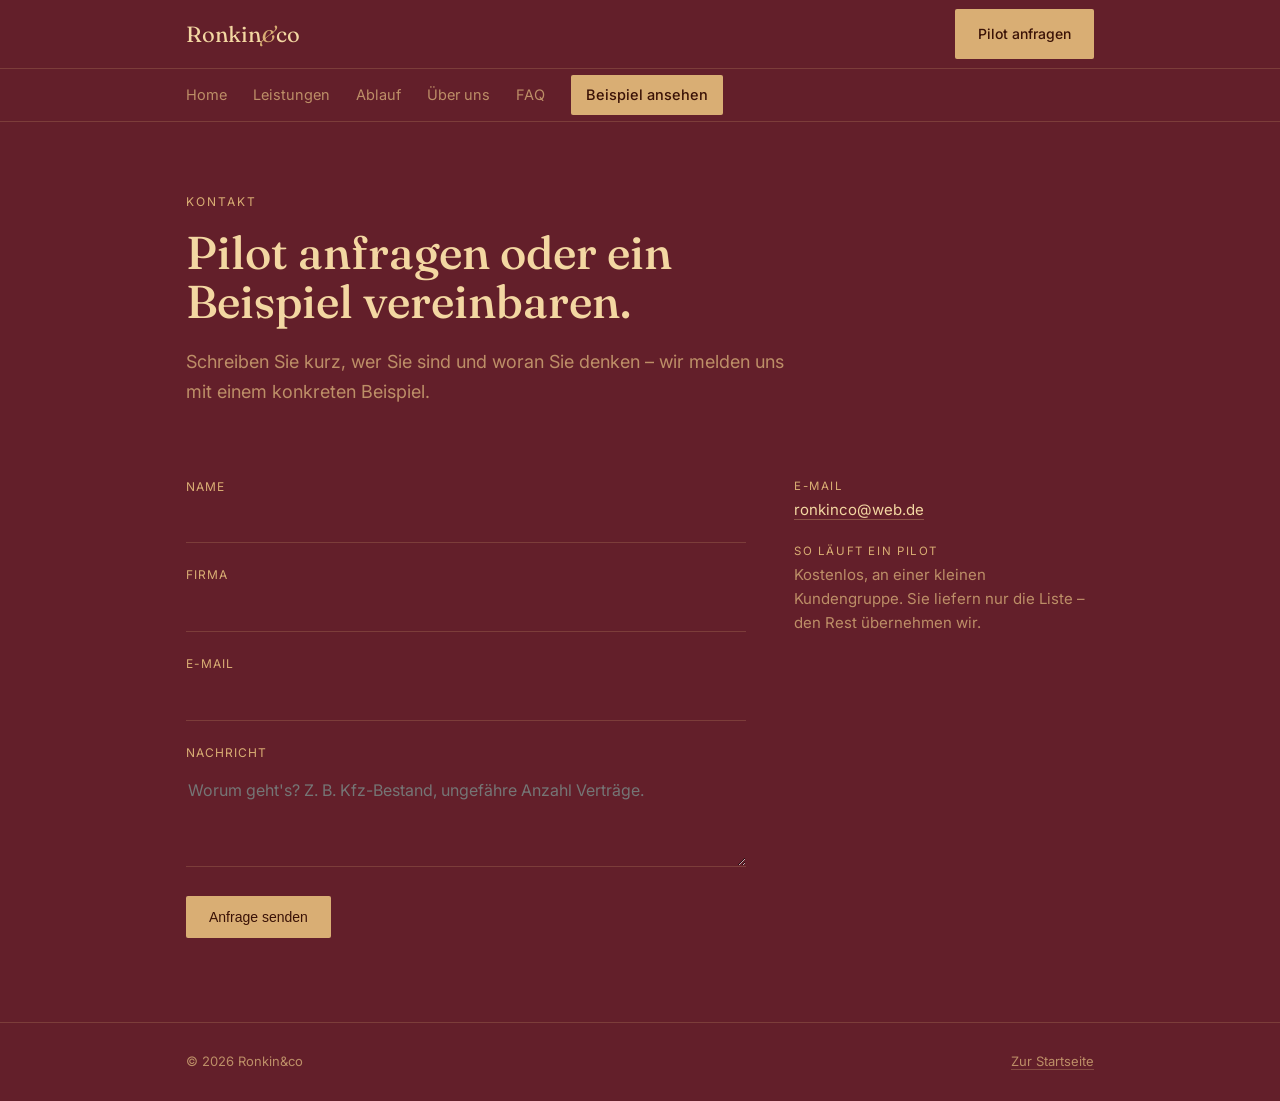
<file: kontakt.html>
<!DOCTYPE html>
<html lang="de">
<head>
<meta charset="UTF-8">
<meta name="viewport" content="width=device-width, initial-scale=1.0">
<title>Kontakt – Ronkin&amp;co</title>
<link rel="preconnect" href="https://fonts.googleapis.com">
<link href="https://fonts.googleapis.com/css2?family=Fraunces:opsz,wght@9..144,400;9..144,500;9..144,600&family=Inter:wght@400;500&display=swap" rel="stylesheet">
<link rel="stylesheet" href="style.css">
</head>
<body id="top">

<header class="site-head">
  <div class="topbar"><div class="wrap topbar-in">
    <a class="logo" href="index.html">Ronkin<span class="amp">&amp;</span>co</a>
    <a class="btn btn-primary" href="kontakt.html">Pilot anfragen</a>
  </div></div>
  <div class="menubar"><div class="wrap">
    <nav class="menu">
      <a href="index.html">Home</a>
      <a href="leistungen.html">Leistungen</a>
      <a href="ablauf.html">Ablauf</a>
      <a href="ueber-uns.html">Über uns</a>
      <a href="faq.html">FAQ</a>
      <a class="pill" href="beispiel.html" target="_blank" rel="noopener">Beispiel ansehen</a>
    </nav>
  </div></div>
</header>

<header class="page-hero">
  <div class="wrap">
    <div class="kicker">Kontakt</div>
    <h1>Pilot anfragen oder ein Beispiel vereinbaren.</h1>
    <p class="lead">Schreiben Sie kurz, wer Sie sind und woran Sie denken – wir melden uns mit einem konkreten Beispiel.</p>
  </div>
</header>

<section>
  <div class="wrap">
    <div class="contact-grid">
      <form id="kontakt-form">
        <div class="field">
          <label for="f-name">Name</label>
          <input id="f-name" type="text" autocomplete="name" required>
        </div>
        <div class="field">
          <label for="f-firma">Firma</label>
          <input id="f-firma" type="text" autocomplete="organization">
        </div>
        <div class="field">
          <label for="f-email">E-Mail</label>
          <input id="f-email" type="email" autocomplete="email" required>
        </div>
        <div class="field">
          <label for="f-nachricht">Nachricht</label>
          <textarea id="f-nachricht" placeholder="Worum geht's? Z. B. Kfz-Bestand, ungefähre Anzahl Verträge."></textarea>
        </div>
        <button class="btn btn-primary" type="submit" style="align-self:flex-start;">Anfrage senden</button>
      </form>
      <div class="aside">
        <p><span class="k">E-Mail</span><a href="mailto:ronkinco@web.de">ronkinco@web.de</a></p>
        <p><span class="k">So läuft ein Pilot</span>Kostenlos, an einer kleinen Kundengruppe. Sie liefern nur die Liste – den Rest übernehmen wir.</p>
      </div>
    </div>
  </div>
</section>

<footer>
  <div class="wrap foot-in">
    <div>© <span id="jahr"></span> Ronkin&amp;co</div>
    <div><a href="index.html">Zur Startseite</a></div>
  </div>
</footer>
<script>
  document.getElementById("jahr").textContent = new Date().getFullYear();
  document.getElementById("kontakt-form").addEventListener("submit", function (e) {
    e.preventDefault();
    var g = function (id) { return document.getElementById(id).value.trim(); };
    var name = g("f-name"), firma = g("f-firma"), email = g("f-email"), nachricht = g("f-nachricht");
    var betreff = "Pilot-Anfrage" + (firma ? " – " + firma : "");
    var body = "Name: " + name + "\nFirma: " + firma + "\nE-Mail: " + email + "\n\n" + nachricht + "\n";
    window.location.href = "mailto:ronkinco@web.de?subject="
      + encodeURIComponent(betreff) + "&body=" + encodeURIComponent(body);
  });
</script>
</body>
</html>
</file>
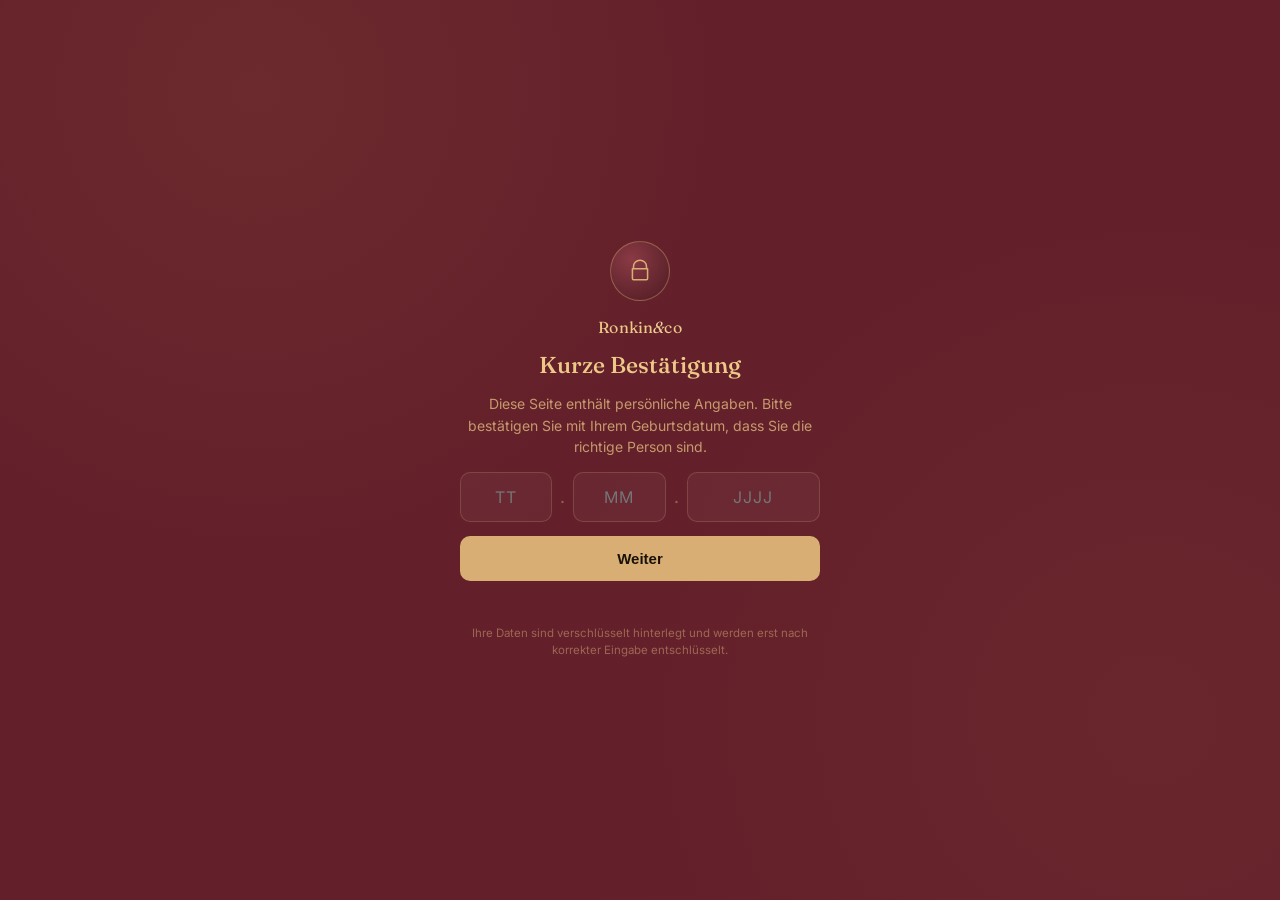
<file: kunde.html>
<!DOCTYPE html>
<html lang="de">
<head>
<meta charset="UTF-8">
<meta name="viewport" content="width=device-width, initial-scale=1.0">
<title>Ihr persönlicher Brief – Ronkin&amp;co</title>
<link rel="preconnect" href="https://fonts.googleapis.com">
<link href="https://fonts.googleapis.com/css2?family=Fraunces:opsz,wght@9..144,400;9..144,500;9..144,600&family=Inter:wght@400;500;600&display=swap" rel="stylesheet">
<style>
  :root{
    --ink: #631f2a;       /* Bordeaux-Hintergrund */
    --ink-soft: #7c2a35;  /* helleres Bordeaux */
    --paper: #ecc987;     /* Gold-Schrift */
    --paper-dim: #d9ae74;
    --brass: #d9ae74;     /* Gold-Akzent (Buttons) */
    --brass-light: #f0d29b;
    --wine: #b23a48;
    --wine-deep: #9b2d3a;
    --line: rgba(236,201,135,0.18);  /* subtile Gold-Linie */
  }
  *{box-sizing:border-box;}
  html,body{margin:0;padding:0;}
  body{
    background: var(--ink);
    color: var(--paper);
    font-family: 'Inter', sans-serif;
    -webkit-font-smoothing: antialiased;
    min-height: 100vh;
    display:flex;
    justify-content:center;
  }
  .page{
    width:100%;
    max-width:480px;
    min-height:100vh;
    background: var(--ink);
    position:relative;
    overflow:hidden;
  }

  /* Texture: faint paper grain via layered radial gradients */
  .page::before{
    content:"";
    position:absolute; inset:0;
    background:
      radial-gradient(circle at 20% 10%, rgba(185,138,78,0.10), transparent 40%),
      radial-gradient(circle at 90% 80%, rgba(185,138,78,0.07), transparent 45%);
    pointer-events:none;
  }

  header{
    padding: 28px 28px 8px;
    position:relative;
    z-index:1;
  }
  .brand{ display:block; }
  .brand-word{
    font-family:'Fraunces', serif;
    font-size: 21px;
    letter-spacing: 0.01em;
    color: var(--paper);
  }
  .brand-word .amp{ color: var(--brass-light); font-style: italic; }
  .brand-rule{ width: 130px; height: 1.5px; background: var(--brass); margin: 7px 0 5px; }
  .brand-tag{
    font-size: 10.5px; letter-spacing: 0.22em; text-transform: uppercase;
    color: rgba(236,201,135,0.5);
  }

  .eyebrow{
    margin-top: 22px;
    font-size: 12px;
    letter-spacing: 0.12em;
    text-transform: uppercase;
    color: rgba(236,201,135,0.55);
  }
  h1{
    font-family:'Fraunces', serif;
    font-weight: 500;
    font-size: clamp(28px, 7vw, 34px);
    line-height:1.15;
    margin: 10px 0 0;
    color: var(--paper);
  }
  h1 em{
    font-style: normal;
    color: var(--brass-light);
  }

  /* Envelope / letter-opening video frame */
  .letter-wrap{
    margin: 28px 20px 8px;
    position: relative;
    z-index:1;
  }
  .flap{
    position:absolute;
    top:0; left:0; right:0;
    height: 46%;
    background: linear-gradient(135deg, var(--ink-soft), var(--ink));
    clip-path: polygon(0 0, 100% 0, 50% 78%);
    border-radius: 14px 14px 0 0;
    transform-origin: top center;
    animation: openFlap 1.4s cubic-bezier(.4,0,.2,1) 0.4s both;
    z-index: 3;
    border: 1px solid var(--line);
  }
  @keyframes openFlap{
    0%{ transform: rotateX(0deg); }
    100%{ transform: rotateX(-160deg); opacity: 0.15; }
  }
  @media (prefers-reduced-motion: reduce){
    .flap{ animation: none; opacity: 0; }
  }

  .video-frame{
    position:relative;
    border-radius: 14px;
    overflow:hidden;
    border: 1px solid var(--line);
    background: linear-gradient(160deg, #7c2a35, #40161d 70%);
    aspect-ratio: 9 / 13;
  }
  .video-still{
    position:absolute; inset:0;
    display:flex; align-items:center; justify-content:center;
    flex-direction:column;
    gap:16px;
    text-align:center;
    padding: 0 30px;
  }
  .avatar-ring{
    width:88px; height:88px;
    border-radius:50%;
    background: radial-gradient(circle at 35% 30%, #8a3a44, #4d1a22);
    border: 1px solid rgba(217,174,116,0.4);
    display:flex; align-items:center; justify-content:center;
  }
  .avatar-ring svg{ opacity:0.85; }
  .play-btn{
    width:56px; height:56px;
    border-radius:50%;
    background: var(--brass);
    border:none;
    display:flex; align-items:center; justify-content:center;
    cursor:pointer;
    box-shadow: 0 8px 24px rgba(185,138,78,0.35);
    transition: transform .2s ease;
  }
  .play-btn:hover{ transform: scale(1.06); }
  .play-btn:focus-visible{ outline: 2px solid var(--brass-light); outline-offset: 3px; }
  .caption-name{
    font-family:'Fraunces', serif;
    font-size: 19px;
    color: var(--paper);
  }
  .caption-sub{
    font-size: 13px;
    color: rgba(236,201,135,0.6);
    max-width: 280px;
  }
  .runtime{
    position:absolute; bottom:14px; left:14px;
    font-size:11px; letter-spacing:0.08em;
    color: rgba(236,201,135,0.55);
    background: rgba(0,0,0,0.25);
    padding: 4px 8px; border-radius: 20px;
  }

  section.copy{
    padding: 26px 28px 6px;
    position:relative; z-index:1;
  }
  .copy p{
    font-size: 15px;
    line-height:1.6;
    color: rgba(236,201,135,0.82);
    margin: 0 0 16px;
  }
  .fact-row{
    display:flex;
    gap: 14px;
    margin: 22px 0 8px;
  }
  .fact{
    flex:1;
    background: rgba(255,255,255,0.03);
    border: 1px solid var(--line);
    border-radius: 10px;
    padding: 14px 14px;
  }
  .fact .num{
    font-family:'Fraunces', serif;
    font-size: 22px;
    color: var(--brass-light);
    display:block;
  }
  .fact .label{
    font-size: 11.5px;
    color: rgba(236,201,135,0.6);
    margin-top: 2px;
    display:block;
    line-height:1.4;
  }

  .actions{
    padding: 22px 28px 40px;
    display:flex;
    flex-direction:column;
    gap: 10px;
    position:relative; z-index:1;
  }
  .btn{
    display:block;
    text-align:center;
    padding: 15px 20px;
    border-radius: 10px;
    font-size: 15px;
    font-weight: 600;
    text-decoration:none;
    cursor:pointer;
    border:none;
  }
  .btn-primary{
    background: var(--brass);
    color: #1a1206;
  }
  .btn-primary:hover{ background: var(--brass-light); }
  .btn-secondary{
    background: transparent;
    color: var(--paper);
    border: 1px solid rgba(236,201,135,0.28);
  }
  .btn-secondary:hover{ border-color: rgba(236,201,135,0.5); }
  .fineprint{
    font-size: 11.5px;
    color: rgba(236,201,135,0.42);
    text-align:center;
    margin-top: 4px;
    line-height:1.5;
  }

  .badge-note{
    margin: 0 28px 30px;
    padding: 12px 14px;
    border-radius: 10px;
    background: rgba(185,138,78,0.08);
    border: 1px solid rgba(185,138,78,0.25);
    font-size: 12.5px;
    color: rgba(236,201,135,0.75);
    line-height:1.5;
    position:relative; z-index:1;
  }

  /* --- Sicherheits-Gate (Geburtsdatum) --- */
  #gate{
    position:fixed; inset:0; z-index:50;
    display:flex; align-items:center; justify-content:center;
    padding:20px; background:var(--ink);
  }
  #gate::before{
    content:""; position:absolute; inset:0; pointer-events:none;
    background:
      radial-gradient(circle at 20% 10%, rgba(185,138,78,0.10), transparent 40%),
      radial-gradient(circle at 90% 80%, rgba(185,138,78,0.07), transparent 45%);
  }
  #gate .box{
    position:relative; z-index:1;
    width:100%; max-width:360px; text-align:center;
    display:flex; flex-direction:column; gap:14px;
  }
  #gate .lock{
    width:60px; height:60px; margin:0 auto 2px;
    border-radius:50%;
    background: radial-gradient(circle at 35% 30%, #8a3a44, #4d1a22);
    border:1px solid rgba(217,174,116,0.4);
    display:flex; align-items:center; justify-content:center;
  }
  #gate .brandline{
    font-family:'Fraunces', serif; font-size:16px; letter-spacing:0.01em;
    color:var(--paper);
  }
  #gate .brandline .amp{ color:var(--brass-light); font-style:italic; }
  #gate h2{
    font-family:'Fraunces', serif; font-weight:500;
    font-size:23px; margin:0; color:var(--paper);
  }
  #gate p{ margin:0; font-size:14px; line-height:1.55; color:rgba(236,201,135,0.72); }
  #gate input{
    width:100%; padding:14px 16px; border-radius:10px;
    border:1px solid var(--line); background:rgba(255,255,255,0.04);
    color:var(--paper); font-size:16px; text-align:center; letter-spacing:0.08em;
    font-family:'Inter', sans-serif;
  }
  #gate input:focus{ outline:2px solid var(--brass-light); outline-offset:2px; }
  #gate .geb-row{ display:flex; gap:8px; align-items:center; justify-content:center; width:100%; }
  #gate .geb-row input{ width:auto; min-width:0; text-align:center; padding:14px 4px; letter-spacing:0.06em; }
  #gate #geb-tag, #gate #geb-monat{ flex:1 1 0; }
  #gate #geb-jahr{ flex:1.5 1 0; }
  #gate .geb-sep{ flex:0 0 auto; color:rgba(236,201,135,0.4); font-size:18px; }
  #gate button{
    padding:14px 20px; border-radius:10px; border:none;
    background:var(--brass); color:#1a1206; font-size:15px; font-weight:600;
    cursor:pointer; transition: background .2s ease;
  }
  #gate button:hover{ background:var(--brass-light); }
  #gate button:disabled{ opacity:0.6; cursor:default; }
  #gate .err{ min-height:1.2em; font-size:13px; color:#e6a15b; }
  #gate .hint{ font-size:11.5px; color:rgba(236,201,135,0.42); line-height:1.5; }
</style>
</head>
<body>
<div id="gate">
  <form class="box" id="gate-form" autocomplete="off">
    <div class="lock">
      <svg width="26" height="26" viewBox="0 0 24 24" fill="none"><path d="M6 10V8a6 6 0 0112 0v2M5 10h14v9a1 1 0 01-1 1H6a1 1 0 01-1-1v-9z" stroke="#d9ae74" stroke-width="1.4" stroke-linejoin="round"/></svg>
    </div>
    <div class="brandline">Ronkin<span class="amp">&amp;</span>co</div>
    <h2>Kurze Bestätigung</h2>
    <p>Diese Seite enthält persönliche Angaben. Bitte bestätigen Sie mit Ihrem Geburtsdatum, dass Sie die richtige Person sind.</p>
    <div class="geb-row">
      <input id="geb-tag" type="text" inputmode="numeric" maxlength="2" autocomplete="off" placeholder="TT" aria-label="Tag">
      <span class="geb-sep">.</span>
      <input id="geb-monat" type="text" inputmode="numeric" maxlength="2" autocomplete="off" placeholder="MM" aria-label="Monat">
      <span class="geb-sep">.</span>
      <input id="geb-jahr" type="text" inputmode="numeric" maxlength="4" autocomplete="off" placeholder="JJJJ" aria-label="Jahr">
    </div>
    <button type="submit">Weiter</button>
    <div class="err" id="gate-err" role="alert"></div>
    <div class="hint">Ihre Daten sind verschlüsselt hinterlegt und werden erst nach korrekter Eingabe entschlüsselt.</div>
  </form>
</div>

<div class="page" id="page" style="display:none">
  <header>
    <div class="brand">
      <div class="brand-word">Ronkin<span class="amp">&amp;</span>co</div>
      <div class="brand-rule"></div>
    </div>
    <div class="eyebrow" id="eyebrow">Persönliche Nachricht</div>
    <h1 id="titel">Danke für <em>17 Jahre</em><br>gemeinsamen Weg, Herr&nbsp;Weber.</h1>
  </header>

  <div class="letter-wrap">
    <div class="video-frame">
      <div class="flap"></div>
      <div class="video-still">
        <div class="avatar-ring">
          <svg width="34" height="34" viewBox="0 0 24 24" fill="none"><path d="M12 12a4 4 0 100-8 4 4 0 000 8zM4 20c0-3.3 3.6-6 8-6s8 2.7 8 6" stroke="#d9ae74" stroke-width="1.4"/></svg>
        </div>
        <button class="play-btn" id="play" aria-label="Video abspielen">
          <svg width="20" height="20" viewBox="0 0 20 20" fill="none"><path d="M6 4l10 6-10 6V4z" fill="#1a1206"/></svg>
        </button>
        <div class="caption-name">Ihre persönliche Nachricht</div>
        <div class="caption-sub">Individuell erstellt anhand Ihrer Vertragsdaten · 46 Sekunden</div>
      </div>
      <div class="runtime">0:46</div>
    </div>
  </div>

  <section class="copy">
    <p>Seit <span id="v-beginn">2009</span> sind Sie bei uns versichert – über die Jahre haben Sie sich für Verlässlichkeit entschieden, und dafür möchten wir uns bei Ihnen bedanken.</p>
    <p>Ihre <span id="v-produkt">Versicherung</span> läuft am <strong id="v-ablauf" style="color:var(--paper)">30. September 2026</strong> aus. Damit für Sie nichts ins Stocken gerät, haben wir die wichtigsten Punkte für Sie zusammengefasst:</p>
    <div class="fact-row">
      <div class="fact">
        <span class="num" id="v-jahre">17</span>
        <span class="label">Jahre Vertragstreue</span>
      </div>
      <div class="fact">
        <span class="num" id="v-schaeden">0</span>
        <span class="label">Schadensfälle bearbeitet</span>
      </div>
      <div class="fact">
        <span class="num" id="v-rabatt">−12%</span>
        <span class="label">Neubeitrag bei Verlängerung</span>
      </div>
    </div>
  </section>

  <div class="badge-note">
    Dieses Video wurde eigens für Sie aus Ihren Vertragsdaten erstellt – von niemand anderem gesehen als Ihnen.
  </div>

  <div class="actions">
    <a href="#" id="btn-verlaengern" class="btn btn-primary">Vertrag mit einem Klick verlängern</a>
    <a href="#" id="btn-rueckruf" class="btn btn-secondary">Rückruf von meiner Betreuerin anfordern</a>
    <div class="fineprint">Ihre Daten werden ausschließlich zur Erstellung dieser<br>persönlichen Nachricht verwendet · DSGVO-konform</div>
  </div>
</div>
<script>
  (function () {
    "use strict";

    // === Kontaktdaten – hier eure echte Adresse eintragen ===
    var KONTAKT_EMAIL = "ronkinco@web.de";

    var q = new URLSearchParams(location.search);
    var gate = document.getElementById("gate");
    var pageEl = document.getElementById("page");
    var form = document.getElementById("gate-form");
    var inTag = document.getElementById("geb-tag");
    var inMonat = document.getElementById("geb-monat");
    var inJahr = document.getElementById("geb-jahr");
    var errEl = document.getElementById("gate-err");

    // Nur Ziffern zulassen und automatisch ins naechste Feld springen.
    function nurZiffern(el, naechstes) {
      el.addEventListener("input", function () {
        el.value = el.value.replace(/\D/g, "");
        if (naechstes && el.value.length >= el.maxLength) naechstes.focus();
      });
    }
    nurZiffern(inTag, inMonat);
    nurZiffern(inMonat, inJahr);
    nurZiffern(inJahr, null);

    var MONATE = ["Januar", "Februar", "März", "April", "Mai", "Juni",
      "Juli", "August", "September", "Oktober", "November", "Dezember"];
    function langDatum(iso) {
      var m = /^(\d{4})-(\d{2})-(\d{2})$/.exec(iso || "");
      if (!m) return iso || "";
      return parseInt(m[3], 10) + ". " + MONATE[parseInt(m[2], 10) - 1] + " " + m[1];
    }
    function kurzDatum(iso) {
      var m = /^(\d{4})-(\d{2})-(\d{2})$/.exec(iso || "");
      return m ? m[3] + "." + m[2] + "." : "";
    }
    function setText(id, t) {
      var e = document.getElementById(id);
      if (e) e.textContent = t;
    }

    function b64urlToBytes(s) {
      s = s.replace(/-/g, "+").replace(/_/g, "/");
      while (s.length % 4) s += "=";
      var bin = atob(s);
      var out = new Uint8Array(bin.length);
      for (var i = 0; i < bin.length; i++) out[i] = bin.charCodeAt(i);
      return out;
    }
    // Muss identisch zu normalisiere_geburtsdatum() in der Pipeline sein.
    function normGeb(w) {
      var g = (w || "").match(/\d+/g) || [];
      if (g.length === 3) {
        var t, m, j;
        if (g[0].length === 4) { j = g[0]; m = g[1]; t = g[2]; }
        else { t = g[0]; m = g[1]; j = g[2]; }
        function p2(x) { x = String(parseInt(x, 10)); return x.length < 2 ? "0" + x : x; }
        function p4(x) { x = String(parseInt(x, 10)); while (x.length < 4) x = "0" + x; return x; }
        return p2(t) + p2(m) + p4(j);
      }
      return g.join("");
    }

    var sB = q.get("s"), ivB = q.get("iv"), dB = q.get("d");

    async function entsperren(geb) {
      if (!sB || !ivB || !dB) throw new Error("nolink");
      if (!(window.crypto && window.crypto.subtle)) throw new Error("nocrypto");
      var salt = b64urlToBytes(sB), iv = b64urlToBytes(ivB), data = b64urlToBytes(dB);
      var km = await crypto.subtle.importKey(
        "raw", new TextEncoder().encode(normGeb(geb)), "PBKDF2", false, ["deriveKey"]);
      var key = await crypto.subtle.deriveKey(
        { name: "PBKDF2", salt: salt, iterations: 200000, hash: "SHA-256" },
        km, { name: "AES-GCM", length: 256 }, false, ["decrypt"]);
      var plain = await crypto.subtle.decrypt({ name: "AES-GCM", iv: iv }, key, data);
      return JSON.parse(new TextDecoder().decode(plain));
    }

    function fuellen(k) {
      var anrede = k.a || "", nachname = k.n || "", jahre = k.j || "",
        beginn = k.b || "", ablauf = k.e || "", produkt = k.p || "Versicherung",
        schaeden = k.s || "0", rabatt = k.r || "0", video = k.v || "";
      var titel = document.getElementById("titel");
      if (titel) {
        titel.innerHTML = "Danke für <em>" + jahre + " Jahre</em><br>gemeinsamen Weg, " +
          anrede + " " + nachname + ".";
      }
      var eb = kurzDatum(ablauf);
      setText("eyebrow", eb ? "Persönliche Nachricht · gültig bis " + eb : "Persönliche Nachricht");
      setText("v-beginn", beginn);
      setText("v-produkt", produkt);
      setText("v-ablauf", langDatum(ablauf));
      setText("v-jahre", jahre);
      setText("v-schaeden", schaeden);
      setText("v-rabatt", "−" + String(rabatt).replace(/^[-−]/, "") + "%");

      var frame = document.querySelector(".video-frame");
      if (video && frame) {
        var el;
        if (/\.mp4($|\?)/i.test(video)) {
          // Direkte Videodatei (z. B. von HeyGen) -> inline abspielen
          el = document.createElement("video");
          el.src = video;
          el.controls = true;
          el.setAttribute("playsinline", "");
          el.setAttribute("preload", "metadata");
          el.style.cssText = "position:absolute;inset:0;width:100%;height:100%;border:0;background:#000;object-fit:cover;";
        } else {
          // Einbett-Link (z. B. HeyGen-Embed) -> iframe
          el = document.createElement("iframe");
          el.src = video;
          el.title = "Ihre persönliche Nachricht";
          el.setAttribute("frameborder", "0");
          el.setAttribute("allow", "encrypted-media; fullscreen; autoplay");
          el.setAttribute("allowfullscreen", "");
          el.style.cssText = "position:absolute;inset:0;width:100%;height:100%;border:0;";
        }
        frame.style.aspectRatio = "16 / 9";
        frame.innerHTML = "";
        frame.appendChild(el);
      }

      // Button 1: Vertrag verlaengern -> vorausgefuellte E-Mail
      var name = (anrede + " " + nachname).trim();
      var police = k.pn || "";
      var vBtn = document.getElementById("btn-verlaengern");
      if (vBtn) {
        var betreff = "Vertragsverlängerung" + (produkt ? " – " + produkt : "");
        var body = "Guten Tag,\n\nich möchte meinen Vertrag gerne verlängern.\n\n"
          + (produkt ? "Produkt: " + produkt + "\n" : "")
          + (police ? "Police: " + police + "\n" : "")
          + "Name: " + name + "\n\n"
          + "Bitte melden Sie sich bei mir.\n\nFreundliche Grüße\n" + name;
        vBtn.href = "mailto:" + KONTAKT_EMAIL
          + "?subject=" + encodeURIComponent(betreff)
          + "&body=" + encodeURIComponent(body);
      }

      // Button 2: Rueckruf -> vorausgefuellte E-Mail (Rueckrufbitte)
      var rBtn = document.getElementById("btn-rueckruf");
      if (rBtn) {
        var rBetreff = "Rückrufbitte" + (produkt ? " – " + produkt : "");
        var rBody = "Guten Tag,\n\nbitte kontaktieren Sie mich zu meiner "
          + produkt + ".\n\nName: " + name + "\n"
          + (police ? "Police: " + police + "\n" : "")
          + "Meine Rückrufnummer: \n";
        rBtn.href = "mailto:" + KONTAKT_EMAIL
          + "?subject=" + encodeURIComponent(rBetreff)
          + "&body=" + encodeURIComponent(rBody);
      }
    }

    form.addEventListener("submit", async function (ev) {
      ev.preventDefault();
      errEl.textContent = "";
      var btn = form.querySelector("button");
      btn.disabled = true;
      try {
        var geb = inTag.value + "." + inMonat.value + "." + inJahr.value;
        var daten = await entsperren(geb);
        fuellen(daten);
        gate.style.display = "none";
        pageEl.style.display = "";
      } catch (e) {
        btn.disabled = false;
        var msg = e && e.message;
        if (msg === "nolink") errEl.textContent = "Dieser Link ist unvollständig oder ungültig.";
        else if (msg === "nocrypto") errEl.textContent = "Bitte über https:// öffnen (Verschlüsselung nicht verfügbar).";
        else errEl.textContent = "Das Geburtsdatum stimmt nicht. Bitte erneut versuchen.";
      }
    });
  })();
</script>
</body>
</html>
</file>
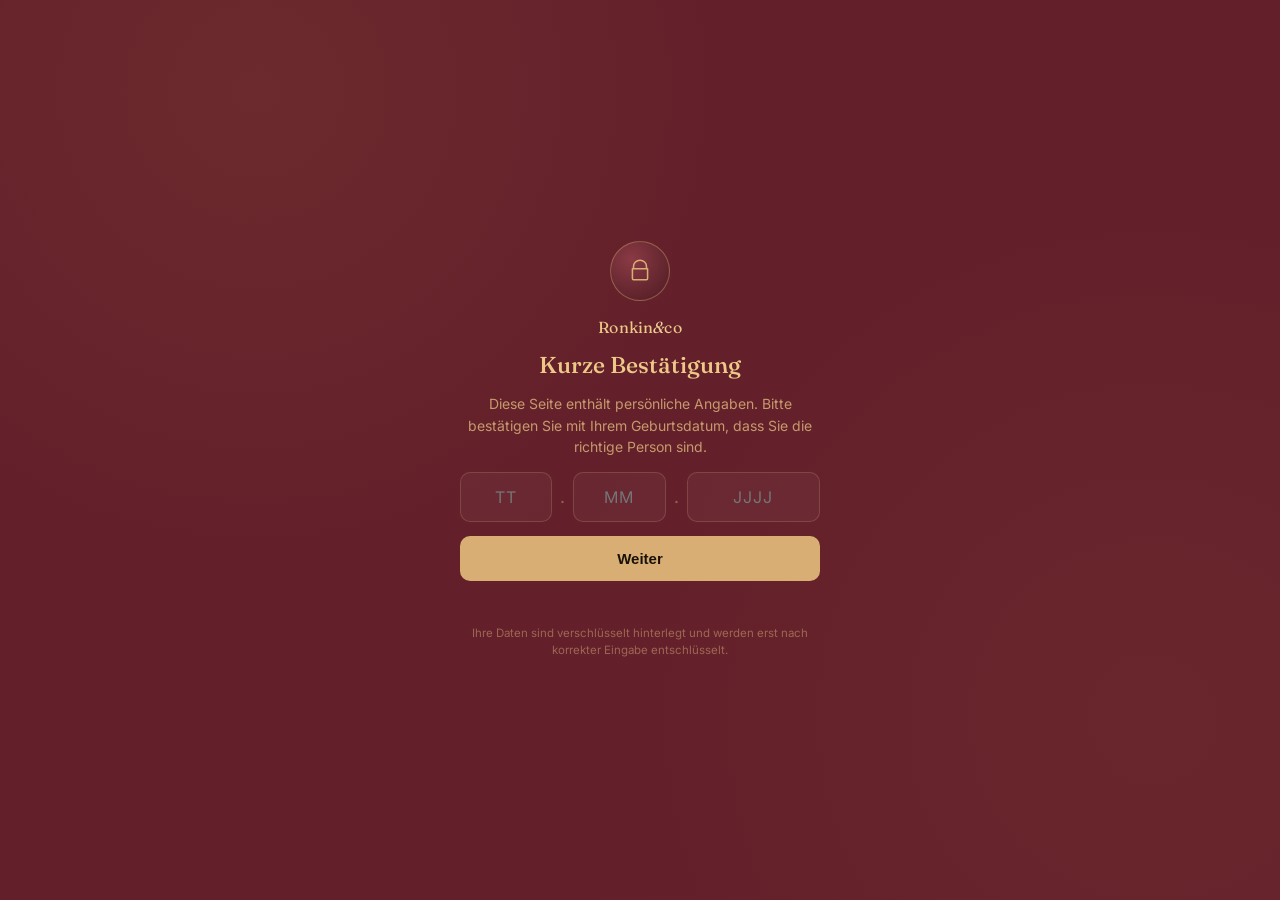
<file: landingpage.html>
<!DOCTYPE html>
<html lang="de">
<head>
<meta charset="UTF-8">
<meta name="viewport" content="width=device-width, initial-scale=1.0">
<title>Ihr persönlicher Brief – Ronkin&amp;co</title>
<link rel="preconnect" href="https://fonts.googleapis.com">
<link href="https://fonts.googleapis.com/css2?family=Fraunces:opsz,wght@9..144,400;9..144,500;9..144,600&family=Inter:wght@400;500;600&display=swap" rel="stylesheet">
<style>
  :root{
    --ink: #631f2a;       /* Bordeaux-Hintergrund */
    --ink-soft: #7c2a35;  /* helleres Bordeaux */
    --paper: #ecc987;     /* Gold-Schrift */
    --paper-dim: #d9ae74;
    --brass: #d9ae74;     /* Gold-Akzent (Buttons) */
    --brass-light: #f0d29b;
    --wine: #b23a48;
    --wine-deep: #9b2d3a;
    --line: rgba(236,201,135,0.18);  /* subtile Gold-Linie */
  }
  *{box-sizing:border-box;}
  html,body{margin:0;padding:0;}
  body{
    background: var(--ink);
    color: var(--paper);
    font-family: 'Inter', sans-serif;
    -webkit-font-smoothing: antialiased;
    min-height: 100vh;
    display:flex;
    justify-content:center;
  }
  .page{
    width:100%;
    max-width:480px;
    min-height:100vh;
    background: var(--ink);
    position:relative;
    overflow:hidden;
  }

  /* Texture: faint paper grain via layered radial gradients */
  .page::before{
    content:"";
    position:absolute; inset:0;
    background:
      radial-gradient(circle at 20% 10%, rgba(185,138,78,0.10), transparent 40%),
      radial-gradient(circle at 90% 80%, rgba(185,138,78,0.07), transparent 45%);
    pointer-events:none;
  }

  header{
    padding: 28px 28px 8px;
    position:relative;
    z-index:1;
  }
  .brand{ display:block; }
  .brand-word{
    font-family:'Fraunces', serif;
    font-size: 21px;
    letter-spacing: 0.01em;
    color: var(--paper);
  }
  .brand-word .amp{ color: var(--brass-light); font-style: italic; }
  .brand-rule{ width: 130px; height: 1.5px; background: var(--brass); margin: 7px 0 5px; }
  .brand-tag{
    font-size: 10.5px; letter-spacing: 0.22em; text-transform: uppercase;
    color: rgba(236,201,135,0.5);
  }

  .eyebrow{
    margin-top: 22px;
    font-size: 12px;
    letter-spacing: 0.12em;
    text-transform: uppercase;
    color: rgba(236,201,135,0.55);
  }
  h1{
    font-family:'Fraunces', serif;
    font-weight: 500;
    font-size: clamp(28px, 7vw, 34px);
    line-height:1.15;
    margin: 10px 0 0;
    color: var(--paper);
  }
  h1 em{
    font-style: normal;
    color: var(--brass-light);
  }

  /* Envelope / letter-opening video frame */
  .letter-wrap{
    margin: 28px 20px 8px;
    position: relative;
    z-index:1;
  }
  .flap{
    position:absolute;
    top:0; left:0; right:0;
    height: 46%;
    background: linear-gradient(135deg, var(--ink-soft), var(--ink));
    clip-path: polygon(0 0, 100% 0, 50% 78%);
    border-radius: 14px 14px 0 0;
    transform-origin: top center;
    animation: openFlap 1.4s cubic-bezier(.4,0,.2,1) 0.4s both;
    z-index: 3;
    border: 1px solid var(--line);
  }
  @keyframes openFlap{
    0%{ transform: rotateX(0deg); }
    100%{ transform: rotateX(-160deg); opacity: 0.15; }
  }
  @media (prefers-reduced-motion: reduce){
    .flap{ animation: none; opacity: 0; }
  }

  .video-frame{
    position:relative;
    border-radius: 14px;
    overflow:hidden;
    border: 1px solid var(--line);
    background: linear-gradient(160deg, #7c2a35, #40161d 70%);
    aspect-ratio: 9 / 13;
  }
  .video-still{
    position:absolute; inset:0;
    display:flex; align-items:center; justify-content:center;
    flex-direction:column;
    gap:16px;
    text-align:center;
    padding: 0 30px;
  }
  .avatar-ring{
    width:88px; height:88px;
    border-radius:50%;
    background: radial-gradient(circle at 35% 30%, #8a3a44, #4d1a22);
    border: 1px solid rgba(217,174,116,0.4);
    display:flex; align-items:center; justify-content:center;
  }
  .avatar-ring svg{ opacity:0.85; }
  .play-btn{
    width:56px; height:56px;
    border-radius:50%;
    background: var(--brass);
    border:none;
    display:flex; align-items:center; justify-content:center;
    cursor:pointer;
    box-shadow: 0 8px 24px rgba(185,138,78,0.35);
    transition: transform .2s ease;
  }
  .play-btn:hover{ transform: scale(1.06); }
  .play-btn:focus-visible{ outline: 2px solid var(--brass-light); outline-offset: 3px; }
  .caption-name{
    font-family:'Fraunces', serif;
    font-size: 19px;
    color: var(--paper);
  }
  .caption-sub{
    font-size: 13px;
    color: rgba(236,201,135,0.6);
    max-width: 280px;
  }
  .runtime{
    position:absolute; bottom:14px; left:14px;
    font-size:11px; letter-spacing:0.08em;
    color: rgba(236,201,135,0.55);
    background: rgba(0,0,0,0.25);
    padding: 4px 8px; border-radius: 20px;
  }

  section.copy{
    padding: 26px 28px 6px;
    position:relative; z-index:1;
  }
  .copy p{
    font-size: 15px;
    line-height:1.6;
    color: rgba(236,201,135,0.82);
    margin: 0 0 16px;
  }
  .fact-row{
    display:flex;
    gap: 14px;
    margin: 22px 0 8px;
  }
  .fact{
    flex:1;
    background: rgba(255,255,255,0.03);
    border: 1px solid var(--line);
    border-radius: 10px;
    padding: 14px 14px;
  }
  .fact .num{
    font-family:'Fraunces', serif;
    font-size: 22px;
    color: var(--brass-light);
    display:block;
  }
  .fact .label{
    font-size: 11.5px;
    color: rgba(236,201,135,0.6);
    margin-top: 2px;
    display:block;
    line-height:1.4;
  }

  .actions{
    padding: 22px 28px 40px;
    display:flex;
    flex-direction:column;
    gap: 10px;
    position:relative; z-index:1;
  }
  .btn{
    display:block;
    text-align:center;
    padding: 15px 20px;
    border-radius: 10px;
    font-size: 15px;
    font-weight: 600;
    text-decoration:none;
    cursor:pointer;
    border:none;
  }
  .btn-primary{
    background: var(--brass);
    color: #1a1206;
  }
  .btn-primary:hover{ background: var(--brass-light); }
  .btn-secondary{
    background: transparent;
    color: var(--paper);
    border: 1px solid rgba(236,201,135,0.28);
  }
  .btn-secondary:hover{ border-color: rgba(236,201,135,0.5); }
  .fineprint{
    font-size: 11.5px;
    color: rgba(236,201,135,0.42);
    text-align:center;
    margin-top: 4px;
    line-height:1.5;
  }

  .badge-note{
    margin: 0 28px 30px;
    padding: 12px 14px;
    border-radius: 10px;
    background: rgba(185,138,78,0.08);
    border: 1px solid rgba(185,138,78,0.25);
    font-size: 12.5px;
    color: rgba(236,201,135,0.75);
    line-height:1.5;
    position:relative; z-index:1;
  }

  /* --- Sicherheits-Gate (Geburtsdatum) --- */
  #gate{
    position:fixed; inset:0; z-index:50;
    display:flex; align-items:center; justify-content:center;
    padding:20px; background:var(--ink);
  }
  #gate::before{
    content:""; position:absolute; inset:0; pointer-events:none;
    background:
      radial-gradient(circle at 20% 10%, rgba(185,138,78,0.10), transparent 40%),
      radial-gradient(circle at 90% 80%, rgba(185,138,78,0.07), transparent 45%);
  }
  #gate .box{
    position:relative; z-index:1;
    width:100%; max-width:360px; text-align:center;
    display:flex; flex-direction:column; gap:14px;
  }
  #gate .lock{
    width:60px; height:60px; margin:0 auto 2px;
    border-radius:50%;
    background: radial-gradient(circle at 35% 30%, #8a3a44, #4d1a22);
    border:1px solid rgba(217,174,116,0.4);
    display:flex; align-items:center; justify-content:center;
  }
  #gate .brandline{
    font-family:'Fraunces', serif; font-size:16px; letter-spacing:0.01em;
    color:var(--paper);
  }
  #gate .brandline .amp{ color:var(--brass-light); font-style:italic; }
  #gate h2{
    font-family:'Fraunces', serif; font-weight:500;
    font-size:23px; margin:0; color:var(--paper);
  }
  #gate p{ margin:0; font-size:14px; line-height:1.55; color:rgba(236,201,135,0.72); }
  #gate input{
    width:100%; padding:14px 16px; border-radius:10px;
    border:1px solid var(--line); background:rgba(255,255,255,0.04);
    color:var(--paper); font-size:16px; text-align:center; letter-spacing:0.08em;
    font-family:'Inter', sans-serif;
  }
  #gate input:focus{ outline:2px solid var(--brass-light); outline-offset:2px; }
  #gate .geb-row{ display:flex; gap:8px; align-items:center; justify-content:center; width:100%; }
  #gate .geb-row input{ width:auto; min-width:0; text-align:center; padding:14px 4px; letter-spacing:0.06em; }
  #gate #geb-tag, #gate #geb-monat{ flex:1 1 0; }
  #gate #geb-jahr{ flex:1.5 1 0; }
  #gate .geb-sep{ flex:0 0 auto; color:rgba(236,201,135,0.4); font-size:18px; }
  #gate button{
    padding:14px 20px; border-radius:10px; border:none;
    background:var(--brass); color:#1a1206; font-size:15px; font-weight:600;
    cursor:pointer; transition: background .2s ease;
  }
  #gate button:hover{ background:var(--brass-light); }
  #gate button:disabled{ opacity:0.6; cursor:default; }
  #gate .err{ min-height:1.2em; font-size:13px; color:#e6a15b; }
  #gate .hint{ font-size:11.5px; color:rgba(236,201,135,0.42); line-height:1.5; }
</style>
</head>
<body>
<div id="gate">
  <form class="box" id="gate-form" autocomplete="off">
    <div class="lock">
      <svg width="26" height="26" viewBox="0 0 24 24" fill="none"><path d="M6 10V8a6 6 0 0112 0v2M5 10h14v9a1 1 0 01-1 1H6a1 1 0 01-1-1v-9z" stroke="#d9ae74" stroke-width="1.4" stroke-linejoin="round"/></svg>
    </div>
    <div class="brandline">Ronkin<span class="amp">&amp;</span>co</div>
    <h2>Kurze Bestätigung</h2>
    <p>Diese Seite enthält persönliche Angaben. Bitte bestätigen Sie mit Ihrem Geburtsdatum, dass Sie die richtige Person sind.</p>
    <div class="geb-row">
      <input id="geb-tag" type="text" inputmode="numeric" maxlength="2" autocomplete="off" placeholder="TT" aria-label="Tag">
      <span class="geb-sep">.</span>
      <input id="geb-monat" type="text" inputmode="numeric" maxlength="2" autocomplete="off" placeholder="MM" aria-label="Monat">
      <span class="geb-sep">.</span>
      <input id="geb-jahr" type="text" inputmode="numeric" maxlength="4" autocomplete="off" placeholder="JJJJ" aria-label="Jahr">
    </div>
    <button type="submit">Weiter</button>
    <div class="err" id="gate-err" role="alert"></div>
    <div class="hint">Ihre Daten sind verschlüsselt hinterlegt und werden erst nach korrekter Eingabe entschlüsselt.</div>
  </form>
</div>

<div class="page" id="page" style="display:none">
  <header>
    <div class="brand">
      <div class="brand-word">Ronkin<span class="amp">&amp;</span>co</div>
      <div class="brand-rule"></div>
    </div>
    <div class="eyebrow" id="eyebrow">Persönliche Nachricht</div>
    <h1 id="titel">Danke für <em>17 Jahre</em><br>gemeinsamen Weg, Herr&nbsp;Weber.</h1>
  </header>

  <div class="letter-wrap">
    <div class="video-frame">
      <div class="flap"></div>
      <div class="video-still">
        <div class="avatar-ring">
          <svg width="34" height="34" viewBox="0 0 24 24" fill="none"><path d="M12 12a4 4 0 100-8 4 4 0 000 8zM4 20c0-3.3 3.6-6 8-6s8 2.7 8 6" stroke="#d9ae74" stroke-width="1.4"/></svg>
        </div>
        <button class="play-btn" id="play" aria-label="Video abspielen">
          <svg width="20" height="20" viewBox="0 0 20 20" fill="none"><path d="M6 4l10 6-10 6V4z" fill="#1a1206"/></svg>
        </button>
        <div class="caption-name">Ihre persönliche Nachricht</div>
        <div class="caption-sub">Individuell erstellt anhand Ihrer Vertragsdaten · 46 Sekunden</div>
      </div>
      <div class="runtime">0:46</div>
    </div>
  </div>

  <section class="copy">
    <p>Seit <span id="v-beginn">2009</span> sind Sie bei uns versichert – über die Jahre haben Sie sich für Verlässlichkeit entschieden, und dafür möchten wir uns bei Ihnen bedanken.</p>
    <p>Ihre <span id="v-produkt">Versicherung</span> läuft am <strong id="v-ablauf" style="color:var(--paper)">30. September 2026</strong> aus. Damit für Sie nichts ins Stocken gerät, haben wir die wichtigsten Punkte für Sie zusammengefasst:</p>
    <div class="fact-row">
      <div class="fact">
        <span class="num" id="v-jahre">17</span>
        <span class="label">Jahre Vertragstreue</span>
      </div>
      <div class="fact">
        <span class="num" id="v-schaeden">0</span>
        <span class="label">Schadensfälle bearbeitet</span>
      </div>
      <div class="fact">
        <span class="num" id="v-rabatt">−12%</span>
        <span class="label">Neubeitrag bei Verlängerung</span>
      </div>
    </div>
  </section>

  <div class="badge-note">
    Dieses Video wurde eigens für Sie aus Ihren Vertragsdaten erstellt – von niemand anderem gesehen als Ihnen.
  </div>

  <div class="actions">
    <a href="#" id="btn-verlaengern" class="btn btn-primary">Vertrag mit einem Klick verlängern</a>
    <a href="#" id="btn-rueckruf" class="btn btn-secondary">Rückruf von meiner Betreuerin anfordern</a>
    <div class="fineprint">Ihre Daten werden ausschließlich zur Erstellung dieser<br>persönlichen Nachricht verwendet · DSGVO-konform</div>
  </div>
</div>
<script>
  (function () {
    "use strict";

    // === Kontaktdaten der Versicherung – hier eure echten Werte eintragen ===
    var KONTAKT_EMAIL = "service@ronkinco.com";
    var KONTAKT_TEL = "+49 40 1234567";

    var q = new URLSearchParams(location.search);
    var gate = document.getElementById("gate");
    var pageEl = document.getElementById("page");
    var form = document.getElementById("gate-form");
    var inTag = document.getElementById("geb-tag");
    var inMonat = document.getElementById("geb-monat");
    var inJahr = document.getElementById("geb-jahr");
    var errEl = document.getElementById("gate-err");

    // Nur Ziffern zulassen und automatisch ins naechste Feld springen.
    function nurZiffern(el, naechstes) {
      el.addEventListener("input", function () {
        el.value = el.value.replace(/\D/g, "");
        if (naechstes && el.value.length >= el.maxLength) naechstes.focus();
      });
    }
    nurZiffern(inTag, inMonat);
    nurZiffern(inMonat, inJahr);
    nurZiffern(inJahr, null);

    var MONATE = ["Januar", "Februar", "März", "April", "Mai", "Juni",
      "Juli", "August", "September", "Oktober", "November", "Dezember"];
    function langDatum(iso) {
      var m = /^(\d{4})-(\d{2})-(\d{2})$/.exec(iso || "");
      if (!m) return iso || "";
      return parseInt(m[3], 10) + ". " + MONATE[parseInt(m[2], 10) - 1] + " " + m[1];
    }
    function kurzDatum(iso) {
      var m = /^(\d{4})-(\d{2})-(\d{2})$/.exec(iso || "");
      return m ? m[3] + "." + m[2] + "." : "";
    }
    function setText(id, t) {
      var e = document.getElementById(id);
      if (e) e.textContent = t;
    }

    function b64urlToBytes(s) {
      s = s.replace(/-/g, "+").replace(/_/g, "/");
      while (s.length % 4) s += "=";
      var bin = atob(s);
      var out = new Uint8Array(bin.length);
      for (var i = 0; i < bin.length; i++) out[i] = bin.charCodeAt(i);
      return out;
    }
    // Muss identisch zu normalisiere_geburtsdatum() in der Pipeline sein.
    function normGeb(w) {
      var g = (w || "").match(/\d+/g) || [];
      if (g.length === 3) {
        var t, m, j;
        if (g[0].length === 4) { j = g[0]; m = g[1]; t = g[2]; }
        else { t = g[0]; m = g[1]; j = g[2]; }
        function p2(x) { x = String(parseInt(x, 10)); return x.length < 2 ? "0" + x : x; }
        function p4(x) { x = String(parseInt(x, 10)); while (x.length < 4) x = "0" + x; return x; }
        return p2(t) + p2(m) + p4(j);
      }
      return g.join("");
    }

    var sB = q.get("s"), ivB = q.get("iv"), dB = q.get("d");

    async function entsperren(geb) {
      if (!sB || !ivB || !dB) throw new Error("nolink");
      if (!(window.crypto && window.crypto.subtle)) throw new Error("nocrypto");
      var salt = b64urlToBytes(sB), iv = b64urlToBytes(ivB), data = b64urlToBytes(dB);
      var km = await crypto.subtle.importKey(
        "raw", new TextEncoder().encode(normGeb(geb)), "PBKDF2", false, ["deriveKey"]);
      var key = await crypto.subtle.deriveKey(
        { name: "PBKDF2", salt: salt, iterations: 200000, hash: "SHA-256" },
        km, { name: "AES-GCM", length: 256 }, false, ["decrypt"]);
      var plain = await crypto.subtle.decrypt({ name: "AES-GCM", iv: iv }, key, data);
      return JSON.parse(new TextDecoder().decode(plain));
    }

    function fuellen(k) {
      var anrede = k.a || "", nachname = k.n || "", jahre = k.j || "",
        beginn = k.b || "", ablauf = k.e || "", produkt = k.p || "Versicherung",
        schaeden = k.s || "0", rabatt = k.r || "0", video = k.v || "";
      var titel = document.getElementById("titel");
      if (titel) {
        titel.innerHTML = "Danke für <em>" + jahre + " Jahre</em><br>gemeinsamen Weg, " +
          anrede + " " + nachname + ".";
      }
      var eb = kurzDatum(ablauf);
      setText("eyebrow", eb ? "Persönliche Nachricht · gültig bis " + eb : "Persönliche Nachricht");
      setText("v-beginn", beginn);
      setText("v-produkt", produkt);
      setText("v-ablauf", langDatum(ablauf));
      setText("v-jahre", jahre);
      setText("v-schaeden", schaeden);
      setText("v-rabatt", "−" + String(rabatt).replace(/^[-−]/, "") + "%");

      var frame = document.querySelector(".video-frame");
      if (video && frame) {
        var el;
        if (/\.mp4($|\?)/i.test(video)) {
          // Direkte Videodatei (z. B. von HeyGen) -> inline abspielen
          el = document.createElement("video");
          el.src = video;
          el.controls = true;
          el.setAttribute("playsinline", "");
          el.setAttribute("preload", "metadata");
          el.style.cssText = "position:absolute;inset:0;width:100%;height:100%;border:0;background:#000;object-fit:cover;";
        } else {
          // Einbett-Link (z. B. HeyGen-Embed) -> iframe
          el = document.createElement("iframe");
          el.src = video;
          el.title = "Ihre persönliche Nachricht";
          el.setAttribute("frameborder", "0");
          el.setAttribute("allow", "encrypted-media; fullscreen; autoplay");
          el.setAttribute("allowfullscreen", "");
          el.style.cssText = "position:absolute;inset:0;width:100%;height:100%;border:0;";
        }
        frame.style.aspectRatio = "16 / 9";
        frame.innerHTML = "";
        frame.appendChild(el);
      }

      // Button 1: Vertrag verlaengern -> vorausgefuellte E-Mail
      var name = (anrede + " " + nachname).trim();
      var police = k.pn || "";
      var vBtn = document.getElementById("btn-verlaengern");
      if (vBtn) {
        var betreff = "Vertragsverlängerung" + (produkt ? " – " + produkt : "");
        var body = "Guten Tag,\n\nich möchte meinen Vertrag gerne verlängern.\n\n"
          + (produkt ? "Produkt: " + produkt + "\n" : "")
          + (police ? "Police: " + police + "\n" : "")
          + "Name: " + name + "\n\n"
          + "Bitte melden Sie sich bei mir.\n\nFreundliche Grüße\n" + name;
        vBtn.href = "mailto:" + KONTAKT_EMAIL
          + "?subject=" + encodeURIComponent(betreff)
          + "&body=" + encodeURIComponent(body);
      }

      // Button 2: Rueckruf -> direkter Anruf (tel:)
      var rBtn = document.getElementById("btn-rueckruf");
      if (rBtn) rBtn.href = "tel:" + KONTAKT_TEL.replace(/[^+\d]/g, "");
    }

    form.addEventListener("submit", async function (ev) {
      ev.preventDefault();
      errEl.textContent = "";
      var btn = form.querySelector("button");
      btn.disabled = true;
      try {
        var geb = inTag.value + "." + inMonat.value + "." + inJahr.value;
        var daten = await entsperren(geb);
        fuellen(daten);
        gate.style.display = "none";
        pageEl.style.display = "";
      } catch (e) {
        btn.disabled = false;
        var msg = e && e.message;
        if (msg === "nolink") errEl.textContent = "Dieser Link ist unvollständig oder ungültig.";
        else if (msg === "nocrypto") errEl.textContent = "Bitte über https:// öffnen (Verschlüsselung nicht verfügbar).";
        else errEl.textContent = "Das Geburtsdatum stimmt nicht. Bitte erneut versuchen.";
      }
    });
  })();
</script>
</body>
</html>
</file>
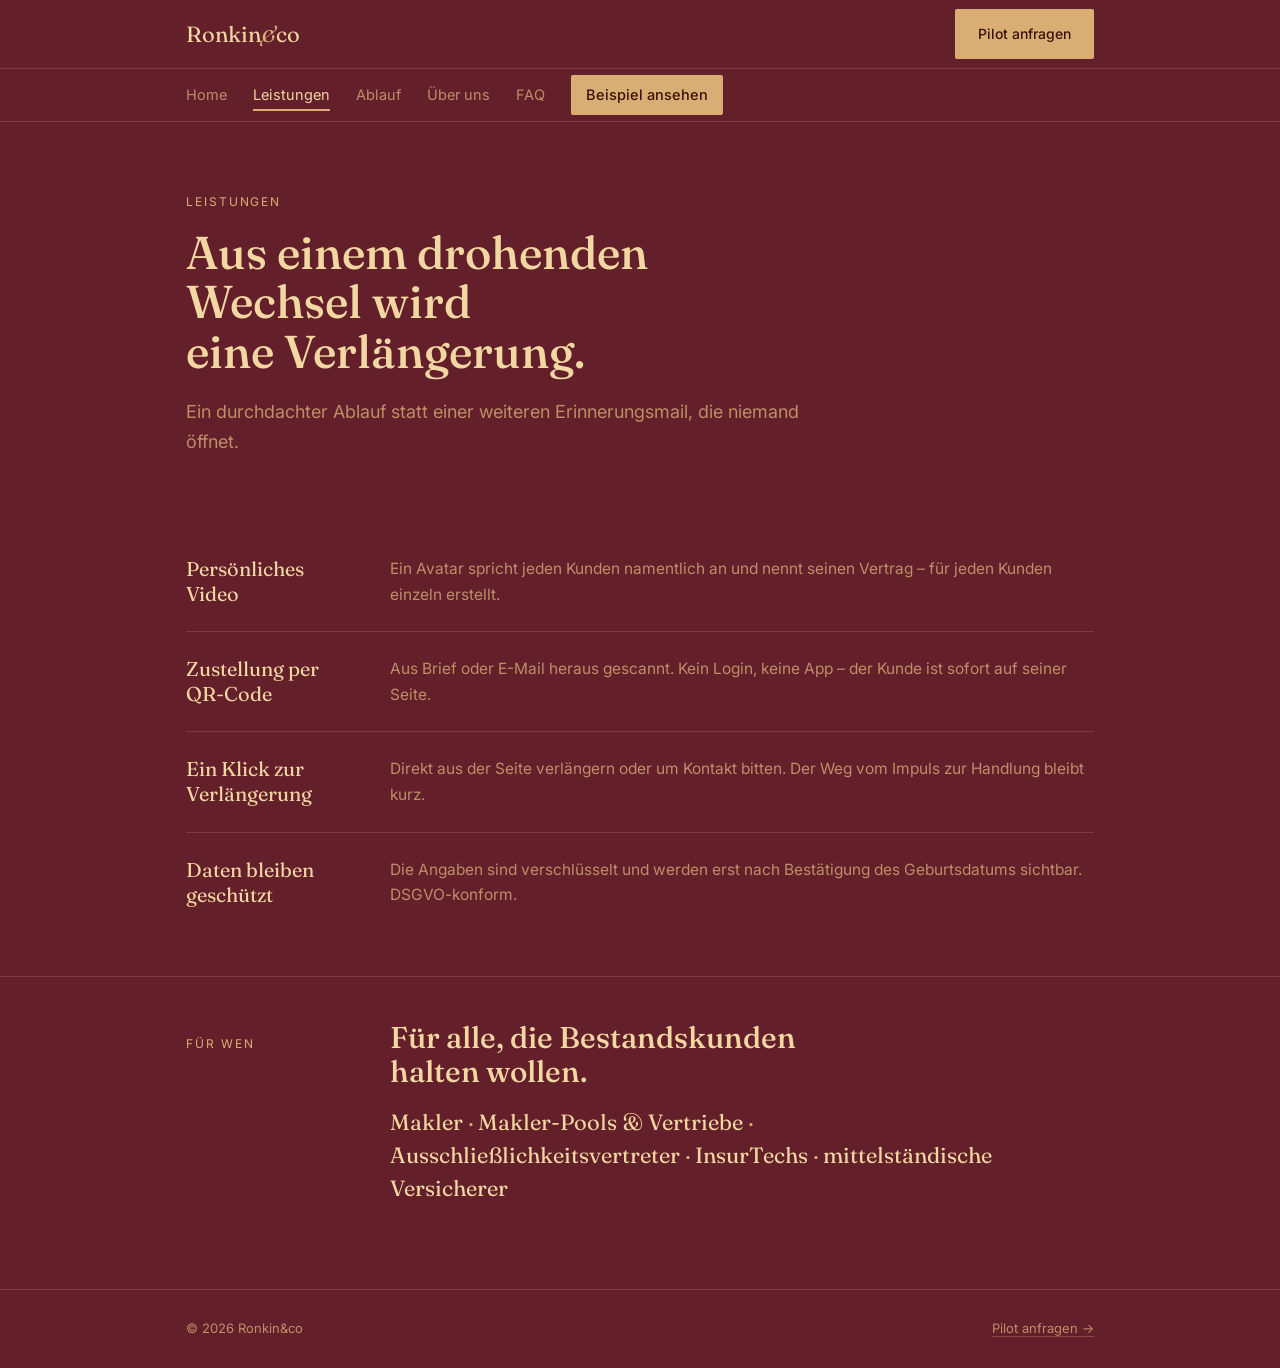
<file: leistungen.html>
<!DOCTYPE html>
<html lang="de">
<head>
<meta charset="UTF-8">
<meta name="viewport" content="width=device-width, initial-scale=1.0">
<title>Leistungen – Ronkin&amp;co</title>
<link rel="preconnect" href="https://fonts.googleapis.com">
<link href="https://fonts.googleapis.com/css2?family=Fraunces:opsz,wght@9..144,400;9..144,500;9..144,600&family=Inter:wght@400;500&display=swap" rel="stylesheet">
<link rel="stylesheet" href="style.css">
</head>
<body id="top">

<header class="site-head">
  <div class="topbar"><div class="wrap topbar-in">
    <a class="logo" href="index.html">Ronkin<span class="amp">&amp;</span>co</a>
    <a class="btn btn-primary" href="kontakt.html">Pilot anfragen</a>
  </div></div>
  <div class="menubar"><div class="wrap">
    <nav class="menu">
      <a href="index.html">Home</a>
      <a href="leistungen.html" class="active">Leistungen</a>
      <a href="ablauf.html">Ablauf</a>
      <a href="ueber-uns.html">Über uns</a>
      <a href="faq.html">FAQ</a>
      <a class="pill" href="beispiel.html" target="_blank" rel="noopener">Beispiel ansehen</a>
    </nav>
  </div></div>
</header>

<header class="page-hero">
  <div class="wrap">
    <div class="kicker">Leistungen</div>
    <h1>Aus einem drohenden Wechsel wird eine Verlängerung.</h1>
    <p class="lead">Ein durchdachter Ablauf statt einer weiteren Erinnerungsmail, die niemand öffnet.</p>
  </div>
</header>

<section>
  <div class="wrap">
    <div class="rows">
      <div class="row">
        <div class="t">Persönliches Video</div>
        <p class="d">Ein Avatar spricht jeden Kunden namentlich an und nennt seinen Vertrag – für jeden Kunden einzeln erstellt.</p>
      </div>
      <div class="row">
        <div class="t">Zustellung per QR-Code</div>
        <p class="d">Aus Brief oder E-Mail heraus gescannt. Kein Login, keine App – der Kunde ist sofort auf seiner Seite.</p>
      </div>
      <div class="row">
        <div class="t">Ein Klick zur Verlängerung</div>
        <p class="d">Direkt aus der Seite verlängern oder um Kontakt bitten. Der Weg vom Impuls zur Handlung bleibt kurz.</p>
      </div>
      <div class="row">
        <div class="t">Daten bleiben geschützt</div>
        <p class="d">Die Angaben sind verschlüsselt und werden erst nach Bestätigung des Geburtsdatums sichtbar. DSGVO-konform.</p>
      </div>
    </div>
  </div>
</section>

<section class="bordered">
  <div class="wrap">
    <div class="head">
      <div class="label">Für wen</div>
      <div>
        <h2>Für alle, die Bestandskunden halten wollen.</h2>
        <p class="audience" style="margin-top:16px;">Makler <span class="sep">·</span> Makler-Pools &amp; Vertriebe <span class="sep">·</span> Ausschließlichkeitsvertreter <span class="sep">·</span> InsurTechs <span class="sep">·</span> mittelständische Versicherer</p>
      </div>
    </div>
  </div>
</section>

<footer>
  <div class="wrap foot-in">
    <div>© <span id="jahr"></span> Ronkin&amp;co</div>
    <div><a href="kontakt.html">Pilot anfragen &#8594;</a></div>
  </div>
</footer>
<script>document.getElementById("jahr").textContent = new Date().getFullYear();</script>
</body>
</html>
</file>
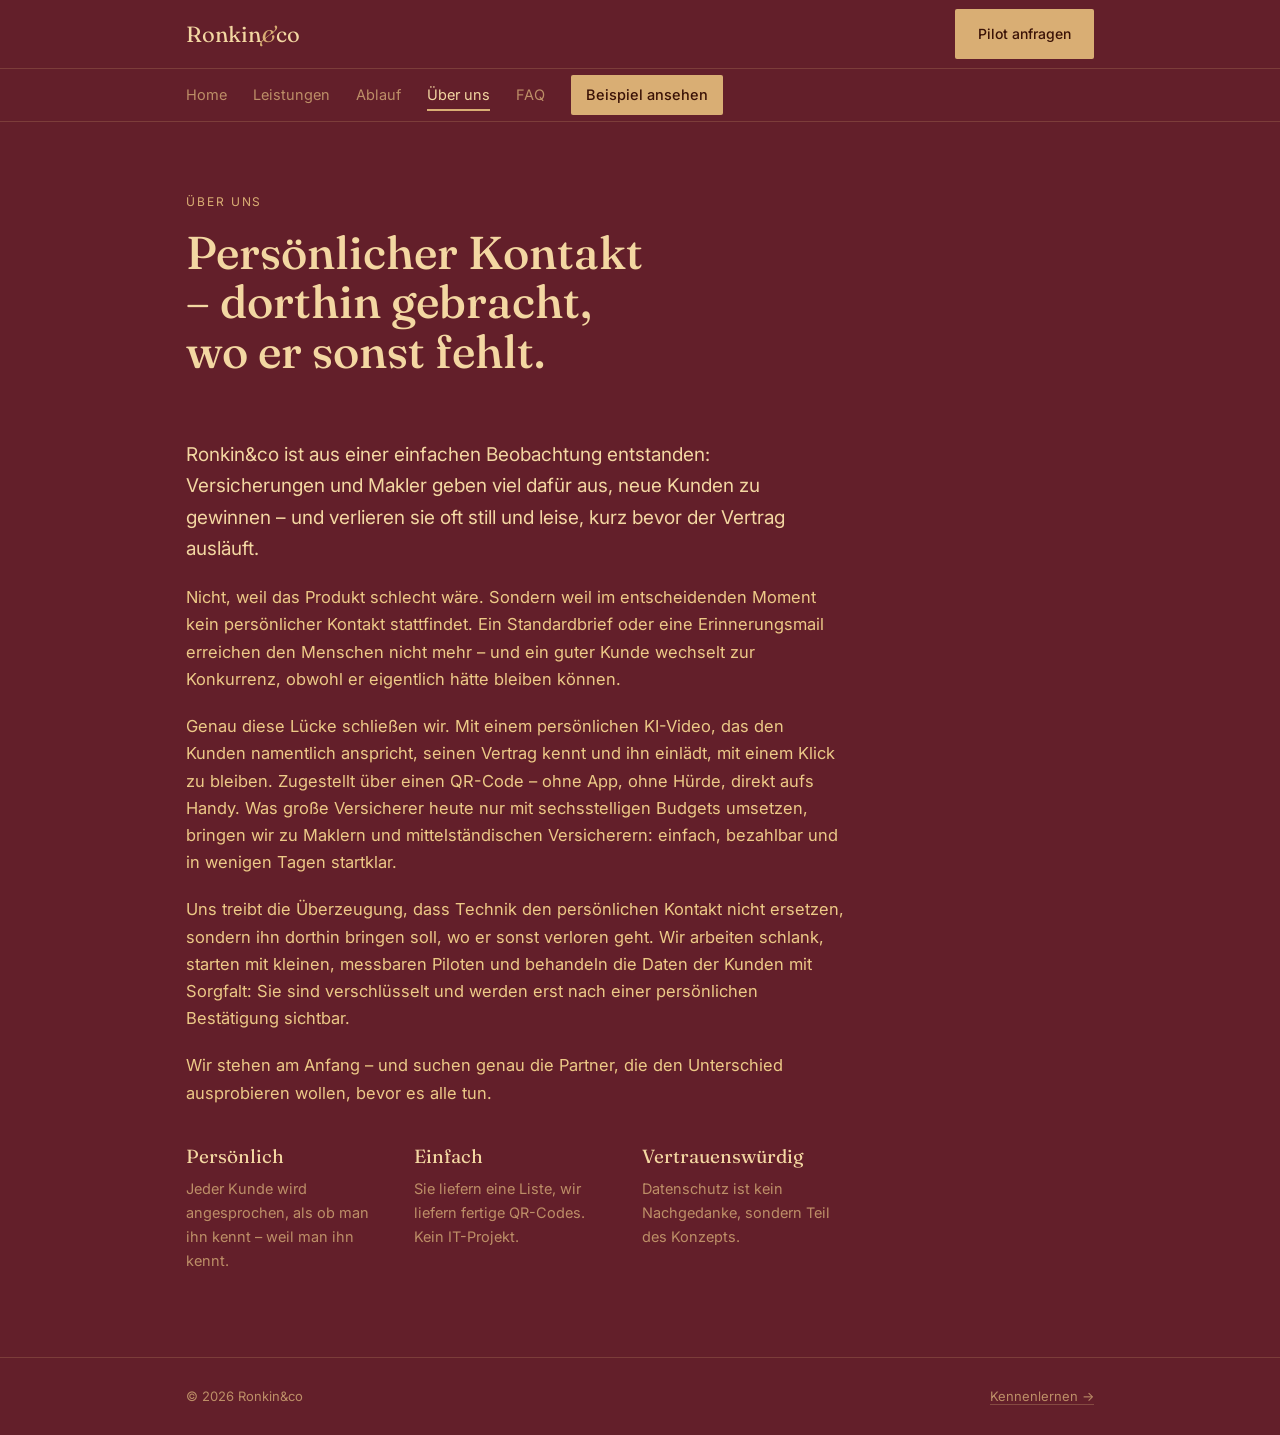
<file: ueber-uns.html>
<!DOCTYPE html>
<html lang="de">
<head>
<meta charset="UTF-8">
<meta name="viewport" content="width=device-width, initial-scale=1.0">
<title>Über uns – Ronkin&amp;co</title>
<link rel="preconnect" href="https://fonts.googleapis.com">
<link href="https://fonts.googleapis.com/css2?family=Fraunces:opsz,wght@9..144,400;9..144,500;9..144,600&family=Inter:wght@400;500&display=swap" rel="stylesheet">
<link rel="stylesheet" href="style.css">
</head>
<body id="top">

<header class="site-head">
  <div class="topbar"><div class="wrap topbar-in">
    <a class="logo" href="index.html">Ronkin<span class="amp">&amp;</span>co</a>
    <a class="btn btn-primary" href="kontakt.html">Pilot anfragen</a>
  </div></div>
  <div class="menubar"><div class="wrap">
    <nav class="menu">
      <a href="index.html">Home</a>
      <a href="leistungen.html">Leistungen</a>
      <a href="ablauf.html">Ablauf</a>
      <a href="ueber-uns.html" class="active">Über uns</a>
      <a href="faq.html">FAQ</a>
      <a class="pill" href="beispiel.html" target="_blank" rel="noopener">Beispiel ansehen</a>
    </nav>
  </div></div>
</header>

<header class="page-hero">
  <div class="wrap">
    <div class="kicker">Über uns</div>
    <h1>Persönlicher Kontakt – dorthin gebracht, wo er sonst fehlt.</h1>
  </div>
</header>

<section>
  <div class="wrap">
    <div class="prose">
      <p class="lead-p">Ronkin&amp;co ist aus einer einfachen Beobachtung entstanden: Versicherungen und Makler geben viel dafür aus, neue Kunden zu gewinnen – und verlieren sie oft still und leise, kurz bevor der Vertrag ausläuft.</p>
      <p>Nicht, weil das Produkt schlecht wäre. Sondern weil im entscheidenden Moment kein persönlicher Kontakt stattfindet. Ein Standardbrief oder eine Erinnerungsmail erreichen den Menschen nicht mehr – und ein guter Kunde wechselt zur Konkurrenz, obwohl er eigentlich hätte bleiben können.</p>
      <p>Genau diese Lücke schließen wir. Mit einem persönlichen KI-Video, das den Kunden namentlich anspricht, seinen Vertrag kennt und ihn einlädt, mit einem Klick zu bleiben. Zugestellt über einen QR-Code – ohne App, ohne Hürde, direkt aufs Handy. Was große Versicherer heute nur mit sechsstelligen Budgets umsetzen, bringen wir zu Maklern und mittelständischen Versicherern: einfach, bezahlbar und in wenigen Tagen startklar.</p>
      <p>Uns treibt die Überzeugung, dass Technik den persönlichen Kontakt nicht ersetzen, sondern ihn dorthin bringen soll, wo er sonst verloren geht. Wir arbeiten schlank, starten mit kleinen, messbaren Piloten und behandeln die Daten der Kunden mit Sorgfalt: Sie sind verschlüsselt und werden erst nach einer persönlichen Bestätigung sichtbar.</p>
      <p>Wir stehen am Anfang – und suchen genau die Partner, die den Unterschied ausprobieren wollen, bevor es alle tun.</p>

      <div class="values" style="margin-top:34px;">
        <div>
          <div class="t">Persönlich</div>
          <div class="d">Jeder Kunde wird angesprochen, als ob man ihn kennt – weil man ihn kennt.</div>
        </div>
        <div>
          <div class="t">Einfach</div>
          <div class="d">Sie liefern eine Liste, wir liefern fertige QR-Codes. Kein IT-Projekt.</div>
        </div>
        <div>
          <div class="t">Vertrauenswürdig</div>
          <div class="d">Datenschutz ist kein Nachgedanke, sondern Teil des Konzepts.</div>
        </div>
      </div>
    </div>
  </div>
</section>

<footer>
  <div class="wrap foot-in">
    <div>© <span id="jahr"></span> Ronkin&amp;co</div>
    <div><a href="kontakt.html">Kennenlernen &#8594;</a></div>
  </div>
</footer>
<script>document.getElementById("jahr").textContent = new Date().getFullYear();</script>
</body>
</html>
</file>
<file: style.css>
/* Ronkin&co — gemeinsame Styles (Bordeaux / Gold, editorial) */
:root{
  --ink:#631f2a; --ink-2:#5a1b24;
  --gold:#ecc987; --gold-bright:#f3d7a2; --brass:#d9ae74;
  --line:rgba(236,201,135,0.18);
  --muted:rgba(236,201,135,0.66);
}
*{box-sizing:border-box;}
html{scroll-behavior:smooth;}
body{margin:0; background:var(--ink); color:var(--gold);
  font-family:'Inter',sans-serif; -webkit-font-smoothing:antialiased; line-height:1.65;}
a{color:inherit;}
.wrap{max-width:960px; margin:0 auto; padding:0 26px;}
h1,h2,h3{font-family:'Fraunces',serif; font-weight:500; color:var(--gold-bright); margin:0;}

/* Kopf: zweizeiliges Menue (Shop-Navigation) */
.site-head{border-bottom:1px solid var(--line);}
.topbar-in{display:flex; align-items:center; justify-content:space-between; height:68px;}
.logo{font-family:'Fraunces',serif; font-size:22px; color:var(--gold-bright); text-decoration:none;}
.logo .amp{color:var(--brass); font-style:italic;}
.menubar{border-top:1px solid var(--line);}
.menu{display:flex; align-items:center; gap:26px; height:52px; overflow-x:auto; scrollbar-width:none;}
.menu::-webkit-scrollbar{display:none;}
.menu a{font-size:14.5px; color:var(--muted); text-decoration:none; white-space:nowrap; padding:4px 0;}
.menu a:hover{color:var(--gold-bright);}
.menu a.active{color:var(--gold-bright); box-shadow:inset 0 -2px 0 var(--brass);}
.menu a.pill{background:var(--brass); color:#3a1206; padding:8px 15px; border-radius:2px; font-weight:500;}
.menu a.pill:hover{background:var(--gold-bright); color:#3a1206;}

.btn{display:inline-block; padding:12px 22px; border-radius:2px; font-size:14px;
  font-weight:500; text-decoration:none; cursor:pointer; border:1px solid transparent; transition:.18s;}
.btn-primary{background:var(--brass); color:#3a1206;}
.btn-primary:hover{background:var(--gold-bright);}
.btn-line{border-color:rgba(236,201,135,0.35); color:var(--gold-bright);}
.btn-line:hover{border-color:var(--gold-bright);}
.nav-links .btn{padding:9px 16px;}

/* Startseite (Inhaltsverzeichnis) */
.home{padding:84px 0 40px;}
.home .kicker{font-size:12.5px; letter-spacing:0.2em; text-transform:uppercase; color:var(--brass); margin-bottom:22px;}
.home h1{font-size:clamp(34px,5.6vw,54px); line-height:1.08; letter-spacing:-0.01em; max-width:17ch; text-wrap:balance;}
.home h1 em{font-style:italic; color:var(--brass);}
.home .intro{font-size:18px; color:var(--muted); max-width:52ch; margin:24px 0 0;}

.toc{list-style:none; margin:46px 0 30px; padding:0; border-top:1px solid var(--line);}
.toc li{border-bottom:1px solid var(--line);}
.toc a{display:grid; grid-template-columns:56px 1fr auto; align-items:center; gap:20px;
  padding:24px 4px; text-decoration:none; transition:.15s;}
.toc a:hover{padding-left:12px; background:rgba(255,255,255,0.02);}
.toc .num{font-family:'Fraunces',serif; font-size:16px; color:var(--brass); letter-spacing:0.06em;}
.toc .t{font-family:'Fraunces',serif; font-size:clamp(20px,2.6vw,25px); color:var(--gold-bright); line-height:1.2;}
.toc .d{display:block; font-size:14px; color:var(--muted); margin-top:3px;}
.toc .arrow{color:var(--brass); font-size:20px;}
@media(max-width:560px){ .toc a{grid-template-columns:34px 1fr; } .toc .arrow{display:none;} }

/* Unterseiten-Kopf */
.page-hero{padding:70px 0 18px;}
.page-hero .kicker{font-size:12px; letter-spacing:0.16em; text-transform:uppercase; color:var(--brass); margin-bottom:16px;}
.page-hero h1{font-size:clamp(30px,5vw,46px); line-height:1.08; max-width:18ch; text-wrap:balance;}
.page-hero .lead{font-size:18px; color:var(--muted); max-width:56ch; margin:20px 0 0;}

/* Abschnitte / Zeilen */
section{padding:44px 0;}
section.bordered{border-top:1px solid var(--line);}
.head{display:grid; grid-template-columns:170px 1fr; gap:34px; align-items:baseline;}
.head .label{font-size:12px; letter-spacing:0.16em; text-transform:uppercase; color:var(--brass);}
.head h2{font-size:clamp(23px,3.2vw,30px); line-height:1.16; max-width:22ch; text-wrap:balance;}
@media(max-width:680px){ .head{grid-template-columns:1fr; gap:10px;} }

.rows{margin-top:14px;}
.row{display:grid; grid-template-columns:170px 1fr; gap:34px; padding:24px 0; border-top:1px solid var(--line);}
.row:first-child{border-top:none;}
.row .t{font-family:'Fraunces',serif; font-size:20px; color:var(--gold-bright); line-height:1.25;}
.row .d{margin:0; color:var(--muted); font-size:15.5px;}
@media(max-width:680px){ .row{grid-template-columns:1fr; gap:6px; padding:20px 0;} }

.prose{max-width:66ch;}
.prose p{color:var(--gold); font-size:16.5px; margin:0 0 20px;}
.prose p.lead-p{font-size:19px; color:var(--gold-bright);}
.values{display:grid; grid-template-columns:repeat(auto-fit,minmax(190px,1fr)); gap:24px; margin-top:14px;}
.values .t{font-family:'Fraunces',serif; font-size:19px; color:var(--gold-bright); margin-bottom:5px;}
.values .d{color:var(--muted); font-size:14.5px;}

.audience{font-family:'Fraunces',serif; font-size:clamp(18px,2.4vw,22px); color:var(--gold-bright);
  line-height:1.5; margin:6px 0 0; max-width:44ch;}
.audience .sep{color:var(--brass);}

/* Kontakt */
.contact-grid{display:grid; grid-template-columns:1fr 300px; gap:48px; align-items:start; margin-top:8px;}
@media(max-width:720px){ .contact-grid{grid-template-columns:1fr; gap:34px;} }
form{display:flex; flex-direction:column; gap:22px;}
.field label{font-size:12px; letter-spacing:0.08em; text-transform:uppercase; color:var(--brass); display:block; margin-bottom:8px;}
.field input, .field textarea{width:100%; padding:9px 2px; border:none; border-bottom:1px solid var(--line);
  background:transparent; color:var(--gold-bright); font-size:16px; font-family:'Inter',sans-serif;}
.field input:focus, .field textarea:focus{outline:none; border-bottom-color:var(--brass);}
.field textarea{min-height:96px; resize:vertical;}
.aside p{margin:0 0 20px; color:var(--muted); font-size:15px; line-height:1.6;}
.aside .k{display:block; font-size:11.5px; letter-spacing:0.14em; text-transform:uppercase; color:var(--brass); margin-bottom:3px;}
.aside a{color:var(--gold-bright); text-decoration:none; border-bottom:1px solid rgba(236,201,135,0.3);}

footer{border-top:1px solid var(--line); padding:28px 0; margin-top:40px;}
.foot-in{display:flex; justify-content:space-between; flex-wrap:wrap; gap:10px; color:var(--muted); font-size:13px;}
.foot-in a{text-decoration:none; border-bottom:1px solid rgba(236,201,135,0.25);}
</file>
